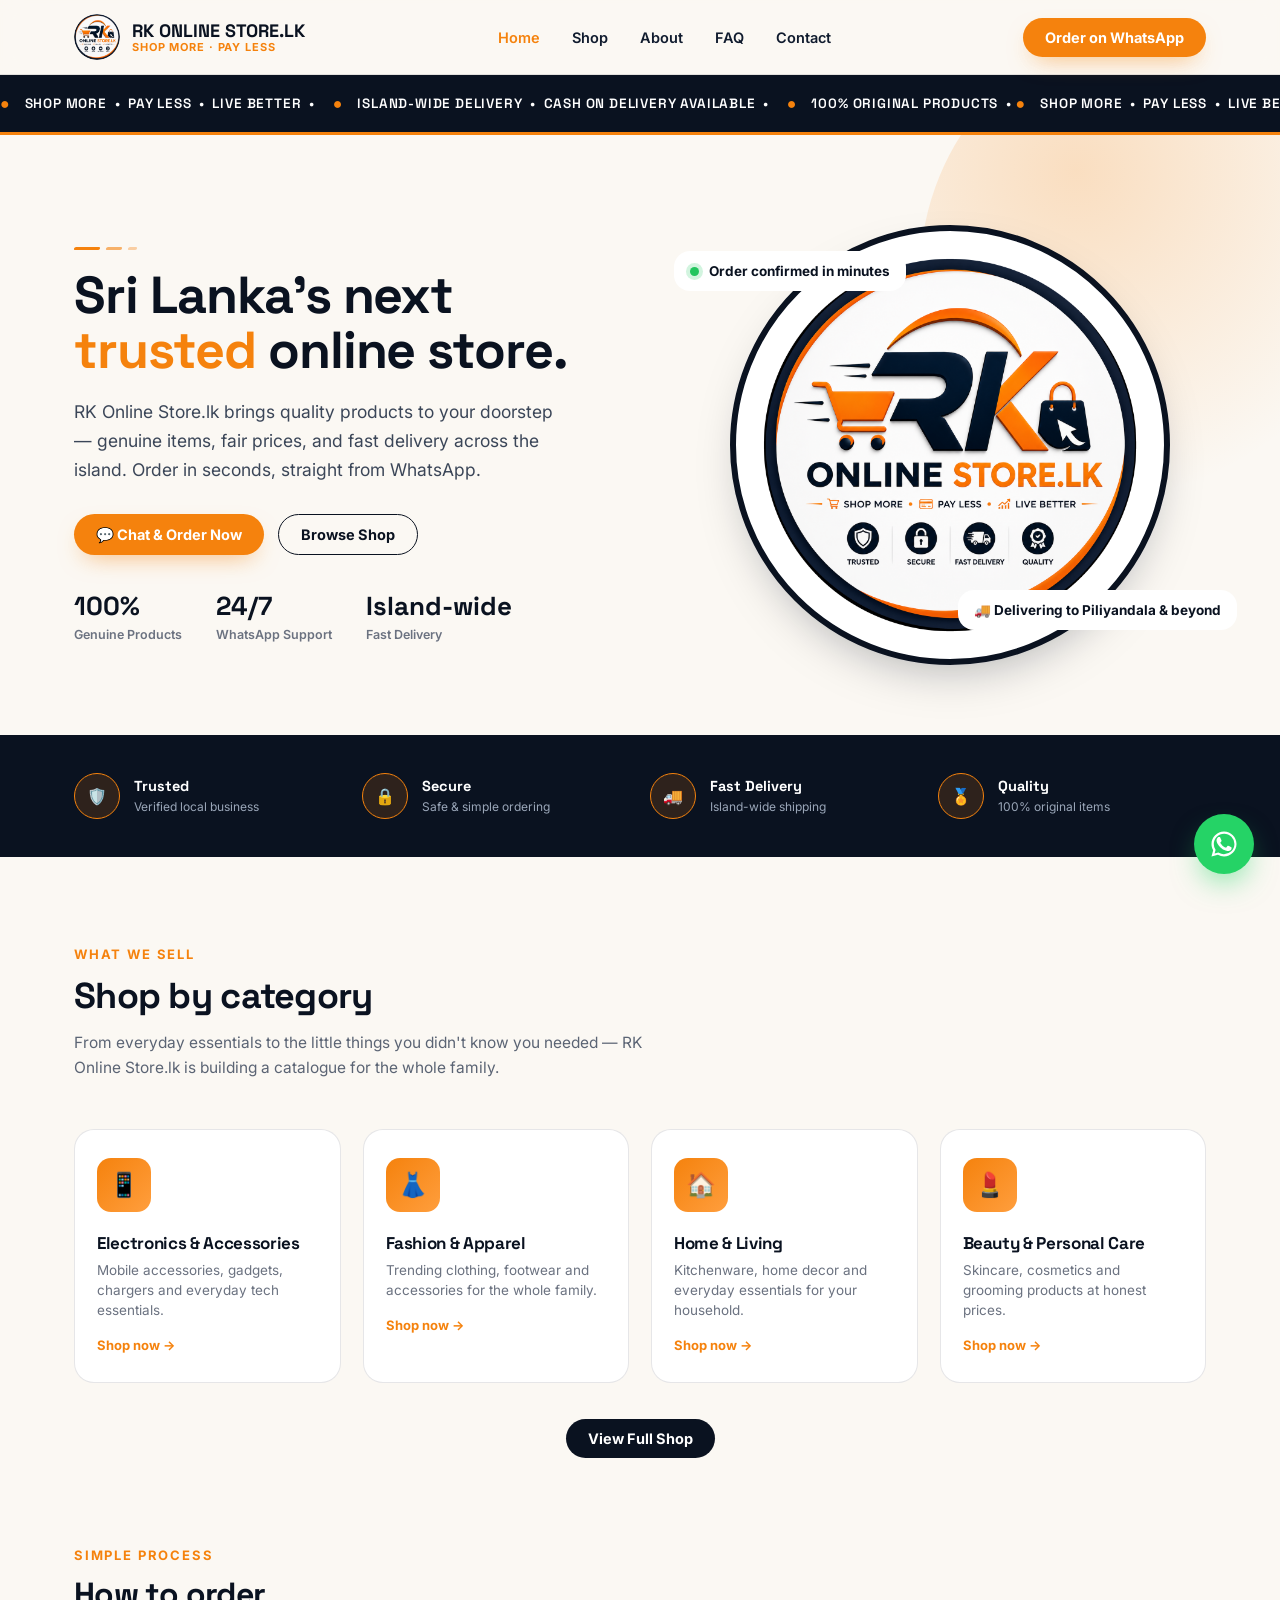
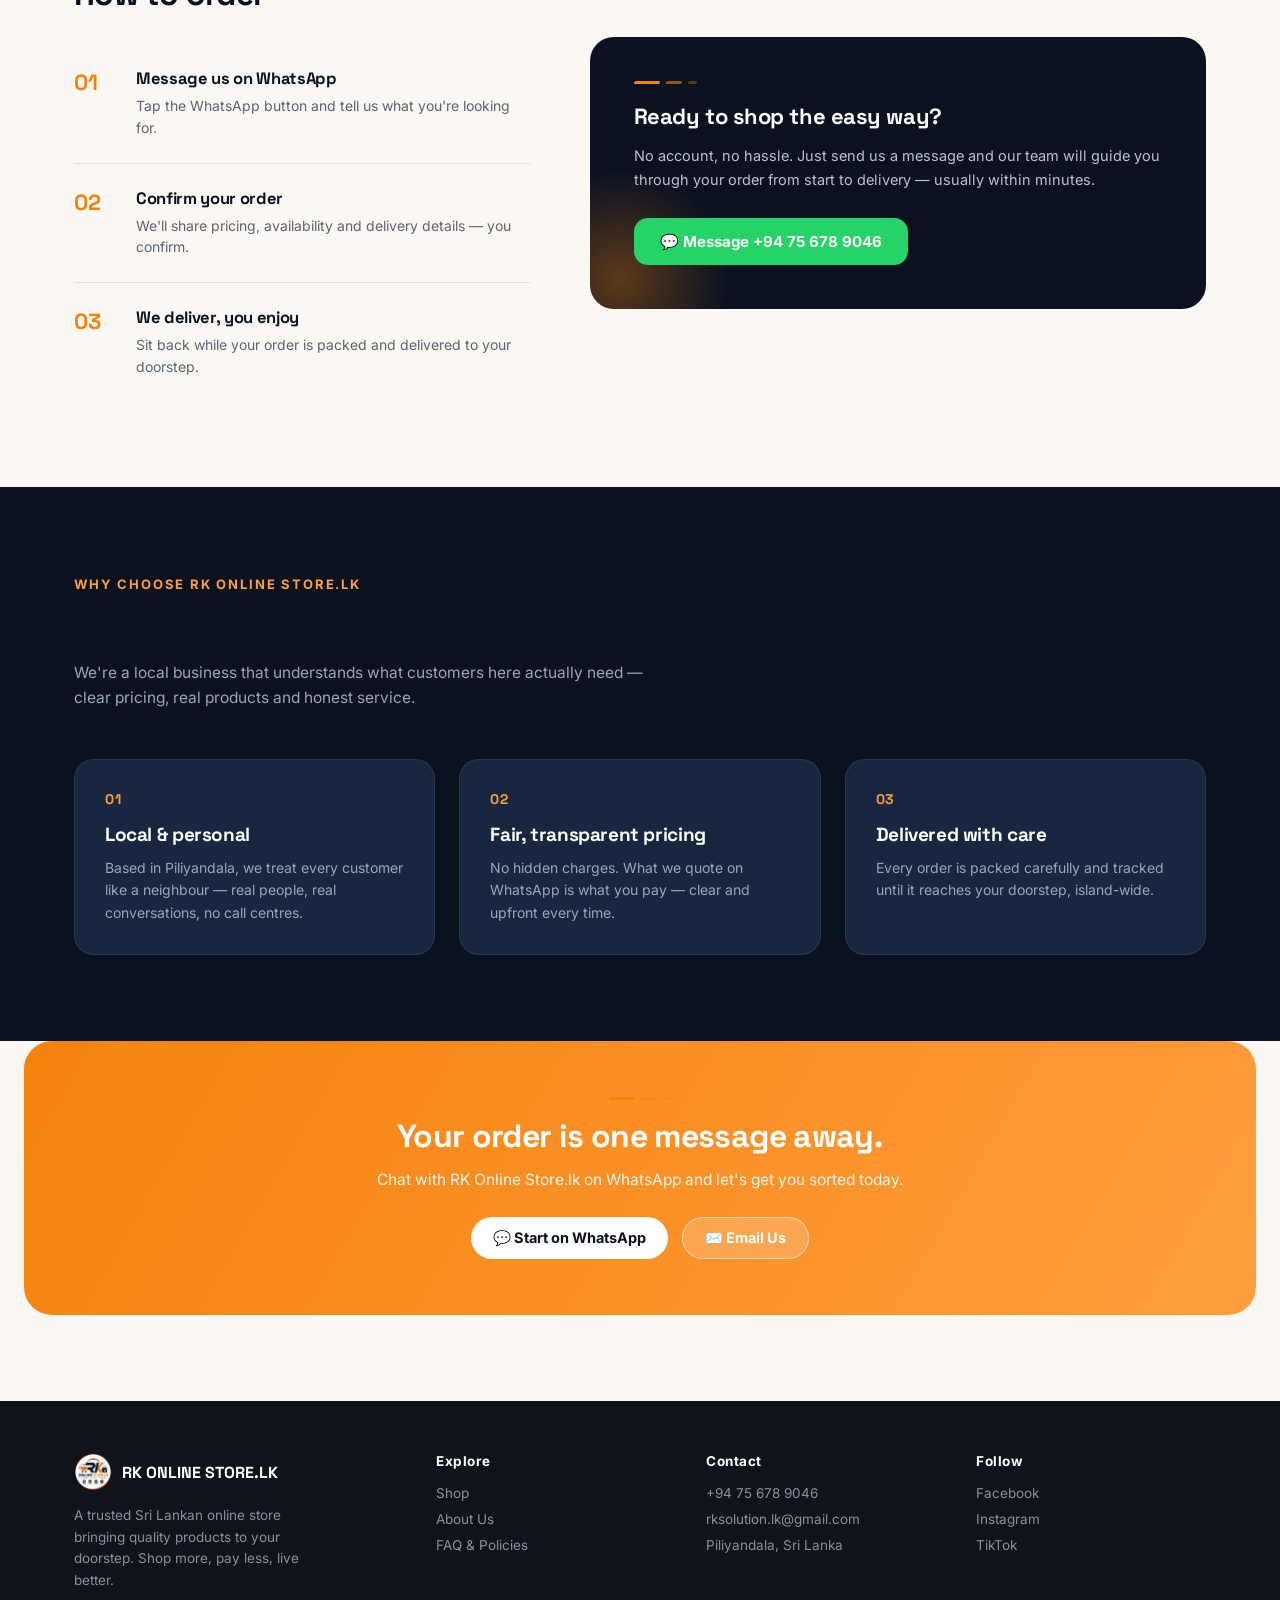
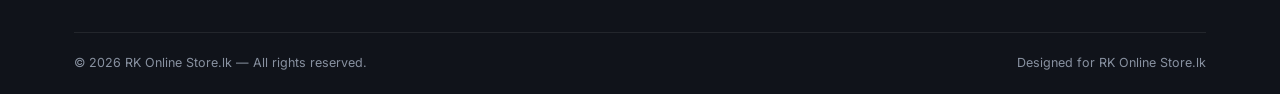
<file: index.html>
<!DOCTYPE html>
<html lang="en">
<head>
<meta charset="UTF-8">
<meta name="viewport" content="width=device-width, initial-scale=1.0">
<title>RK Online Store.lk — Shop More. Pay Less. Live Better.</title>
<meta name="description" content="RK Online Store.lk — a trusted Sri Lankan online store delivering quality products island-wide. Order easily on WhatsApp.">
<link rel="preconnect" href="https://fonts.googleapis.com">
<link rel="preconnect" href="https://fonts.gstatic.com" crossorigin>
<link href="https://fonts.googleapis.com/css2?family=Space+Grotesk:wght@500;600;700&family=Inter:wght@400;500;600;700;800&display=swap" rel="stylesheet">
<link rel="stylesheet" href="css/style.css">
</head>
<body>

<!-- HEADER -->
<header>
  <div class="nav wrap">
    <a class="brand" href="index.html">
      <img src="assets/logo.png" alt="RK Online Store.lk logo">
      <div class="brand-text">
        <b>RK ONLINE STORE.LK</b>
        <span>Shop More · Pay Less</span>
      </div>
    </a>
    <nav>
      <ul>
        <li><a href="index.html" class="active">Home</a></li>
        <li><a href="shop.html">Shop</a></li>
        <li><a href="about.html">About</a></li>
        <li><a href="faq.html">FAQ</a></li>
        <li><a href="contact.html">Contact</a></li>
      </ul>
    </nav>
    <div class="navlinks">
      <a class="btn btn-orange" href="https://wa.me/94756789046" target="_blank" rel="noopener">Order on WhatsApp</a>
      <button class="mobile-toggle" onclick="openDrawer()" aria-label="Open menu">☰</button>
    </div>
  </div>
</header>

<!-- MOBILE DRAWER -->
<div class="mobile-drawer" id="mobileDrawer">
  <div class="drawer-panel">
    <button class="close-drawer" onclick="closeDrawer()" aria-label="Close menu">✕</button>
    <ul>
      <li><a href="index.html" onclick="closeDrawer()">Home</a></li>
      <li><a href="shop.html" onclick="closeDrawer()">Shop</a></li>
      <li><a href="about.html" onclick="closeDrawer()">About</a></li>
      <li><a href="faq.html" onclick="closeDrawer()">FAQ</a></li>
      <li><a href="contact.html" onclick="closeDrawer()">Contact</a></li>
    </ul>
    <a class="btn btn-orange" href="https://wa.me/94756789046" target="_blank" rel="noopener" style="justify-content:center;">Order on WhatsApp</a>
  </div>
</div>

<!-- MARQUEE -->
<div class="marquee">
  <div class="marquee-track">
    <span>
      <span class="dot">●</span> SHOP MORE &nbsp;•&nbsp; PAY LESS &nbsp;•&nbsp; LIVE BETTER &nbsp;•&nbsp;
      <span class="dot">●</span> ISLAND-WIDE DELIVERY &nbsp;•&nbsp; CASH ON DELIVERY AVAILABLE &nbsp;•&nbsp;
      <span class="dot">●</span> 100% ORIGINAL PRODUCTS &nbsp;•&nbsp;
    </span>
    <span>
      <span class="dot">●</span> SHOP MORE &nbsp;•&nbsp; PAY LESS &nbsp;•&nbsp; LIVE BETTER &nbsp;•&nbsp;
      <span class="dot">●</span> ISLAND-WIDE DELIVERY &nbsp;•&nbsp; CASH ON DELIVERY AVAILABLE &nbsp;•&nbsp;
      <span class="dot">●</span> 100% ORIGINAL PRODUCTS &nbsp;•&nbsp;
    </span>
  </div>
</div>

<!-- HERO -->
<section class="hero">
  <div class="wrap hero-grid">
    <div>
      <div class="speedlines"><span></span><span></span><span></span></div>
      <h1>Sri Lanka's next<br><em>trusted</em> online store.</h1>
      <p class="lead">RK Online Store.lk brings quality products to your doorstep — genuine items, fair prices, and fast delivery across the island. Order in seconds, straight from WhatsApp.</p>
      <div class="hero-ctas">
        <a class="btn btn-orange" href="https://wa.me/94756789046" target="_blank" rel="noopener">💬 Chat &amp; Order Now</a>
        <a class="btn btn-outline" href="shop.html">Browse Shop</a>
      </div>
      <div class="hero-stats">
        <div><b>100%</b><span>Genuine Products</span></div>
        <div><b>24/7</b><span>WhatsApp Support</span></div>
        <div><b>Island-wide</b><span>Fast Delivery</span></div>
      </div>
    </div>
    <div class="hero-art">
      <div class="badge badge-1"><span class="badge-dot"></span> Order confirmed in minutes</div>
      <div class="plate">
        <img src="assets/logo.png" alt="RK Online Store logo">
      </div>
      <div class="badge badge-2">🚚 Delivering to Piliyandala &amp; beyond</div>
    </div>
  </div>
</section>

<!-- TRUST STRIP -->
<section class="trust">
  <div class="wrap trust-grid">
    <div class="trust-item"><div class="trust-icon">🛡️</div><div><b>Trusted</b><span>Verified local business</span></div></div>
    <div class="trust-item"><div class="trust-icon">🔒</div><div><b>Secure</b><span>Safe &amp; simple ordering</span></div></div>
    <div class="trust-item"><div class="trust-icon">🚚</div><div><b>Fast Delivery</b><span>Island-wide shipping</span></div></div>
    <div class="trust-item"><div class="trust-icon">🏅</div><div><b>Quality</b><span>100% original items</span></div></div>
  </div>
</section>

<!-- CATEGORIES PREVIEW -->
<section class="section" id="categories">
  <div class="wrap">
    <div class="section-head">
      <span class="eyebrow">What we sell</span>
      <h2>Shop by category</h2>
      <p>From everyday essentials to the little things you didn't know you needed — RK Online Store.lk is building a catalogue for the whole family.</p>
    </div>
    <div class="cat-grid">
      <div class="cat-card">
        <div class="cat-icon">📱</div>
        <h3>Electronics &amp; Accessories</h3>
        <p>Mobile accessories, gadgets, chargers and everyday tech essentials.</p>
        <a href="shop.html">Shop now →</a>
      </div>
      <div class="cat-card">
        <div class="cat-icon">👗</div>
        <h3>Fashion &amp; Apparel</h3>
        <p>Trending clothing, footwear and accessories for the whole family.</p>
        <a href="shop.html">Shop now →</a>
      </div>
      <div class="cat-card">
        <div class="cat-icon">🏠</div>
        <h3>Home &amp; Living</h3>
        <p>Kitchenware, home decor and everyday essentials for your household.</p>
        <a href="shop.html">Shop now →</a>
      </div>
      <div class="cat-card">
        <div class="cat-icon">💄</div>
        <h3>Beauty &amp; Personal Care</h3>
        <p>Skincare, cosmetics and grooming products at honest prices.</p>
        <a href="shop.html">Shop now →</a>
      </div>
    </div>
    <div style="text-align:center; margin-top:36px;">
      <a class="btn btn-navy" href="shop.html">View Full Shop</a>
    </div>
  </div>
</section>

<!-- HOW TO ORDER -->
<section class="section" id="how" style="padding-top:0;">
  <div class="wrap how-wrap">
    <div>
      <span class="eyebrow">Simple process</span>
      <h2 style="font-size:32px; font-weight:700; color:var(--navy-900); margin:10px 0 30px;">How to order</h2>
      <div class="steps">
        <div class="step"><div class="step-num">01</div><div><h3>Message us on WhatsApp</h3><p>Tap the WhatsApp button and tell us what you're looking for.</p></div></div>
        <div class="step"><div class="step-num">02</div><div><h3>Confirm your order</h3><p>We'll share pricing, availability and delivery details — you confirm.</p></div></div>
        <div class="step"><div class="step-num">03</div><div><h3>We deliver, you enjoy</h3><p>Sit back while your order is packed and delivered to your doorstep.</p></div></div>
      </div>
    </div>
    <div class="how-panel">
      <div class="speedlines" style="margin-bottom:18px;"><span></span><span></span><span></span></div>
      <h3>Ready to shop the easy way?</h3>
      <p>No account, no hassle. Just send us a message and our team will guide you through your order from start to delivery — usually within minutes.</p>
      <a class="wa-btn" href="https://wa.me/94756789046" target="_blank" rel="noopener">💬 Message +94 75 678 9046</a>
    </div>
  </div>
</section>

<!-- WHY US -->
<section class="section why" id="why">
  <div class="wrap">
    <div class="section-head">
      <span class="eyebrow">Why choose RK Online Store.lk</span>
      <h2>Built on trust, made for Sri Lanka</h2>
      <p>We're a local business that understands what customers here actually need — clear pricing, real products and honest service.</p>
    </div>
    <div class="why-grid">
      <div class="why-card"><div class="num">01</div><h3>Local &amp; personal</h3><p>Based in Piliyandala, we treat every customer like a neighbour — real people, real conversations, no call centres.</p></div>
      <div class="why-card"><div class="num">02</div><h3>Fair, transparent pricing</h3><p>No hidden charges. What we quote on WhatsApp is what you pay — clear and upfront every time.</p></div>
      <div class="why-card"><div class="num">03</div><h3>Delivered with care</h3><p>Every order is packed carefully and tracked until it reaches your doorstep, island-wide.</p></div>
    </div>
  </div>
</section>

<!-- CTA BANNER -->
<section style="padding:0 0 86px;">
  <div class="cta-banner">
    <div class="speedlines" style="justify-content:center; margin-bottom:16px;"><span></span><span></span><span></span></div>
    <h2>Your order is one message away.</h2>
    <p>Chat with RK Online Store.lk on WhatsApp and let's get you sorted today.</p>
    <div class="cta-actions">
      <a class="btn btn-navy" href="https://wa.me/94756789046" target="_blank" rel="noopener">💬 Start on WhatsApp</a>
      <a class="btn" style="background:rgba(255,255,255,.18); color:#fff; border:1.5px solid rgba(255,255,255,.6);" href="mailto:rksolution.lk@gmail.com">✉️ Email Us</a>
    </div>
  </div>
</section>

<!-- FOOTER -->
<footer>
  <div class="wrap">
    <div class="footer-grid">
      <div>
        <div class="footer-brand"><img src="assets/logo.png" alt="RK Online Store.lk logo"><b>RK ONLINE STORE.LK</b></div>
        <p style="font-size:13.5px; line-height:1.6; max-width:260px;">A trusted Sri Lankan online store bringing quality products to your doorstep. Shop more, pay less, live better.</p>
      </div>
      <div class="footer-col">
        <h5>Explore</h5>
        <ul>
          <li><a href="shop.html">Shop</a></li>
          <li><a href="about.html">About Us</a></li>
          <li><a href="faq.html">FAQ &amp; Policies</a></li>
        </ul>
      </div>
      <div class="footer-col">
        <h5>Contact</h5>
        <ul>
          <li><a href="https://wa.me/94756789046" target="_blank" rel="noopener">+94 75 678 9046</a></li>
          <li><a href="mailto:rksolution.lk@gmail.com">rksolution.lk@gmail.com</a></li>
          <li>Piliyandala, Sri Lanka</li>
        </ul>
      </div>
      <div class="footer-col">
        <h5>Follow</h5>
        <ul>
          <li><a href="#">Facebook</a></li>
          <li><a href="#">Instagram</a></li>
          <li><a href="#">TikTok</a></li>
        </ul>
      </div>
    </div>
    <div class="footer-bottom">
      <span>© 2026 RK Online Store.lk — All rights reserved.</span>
      <span>Designed for RK Online Store.lk</span>
    </div>
  </div>
</footer>

<a class="wa-float" href="https://wa.me/94756789046" target="_blank" rel="noopener" aria-label="Chat on WhatsApp">
  <svg width="30" height="30" viewBox="0 0 24 24" fill="white"><path d="M17.472 14.382c-.297-.149-1.758-.867-2.03-.967-.273-.099-.471-.148-.67.15-.197.297-.767.966-.94 1.164-.173.199-.347.223-.644.075-.297-.15-1.255-.463-2.39-1.475-.883-.788-1.48-1.761-1.653-2.059-.173-.297-.018-.458.13-.606.134-.133.298-.347.446-.52.149-.174.198-.298.298-.497.099-.198.05-.371-.025-.52-.075-.149-.669-1.612-.916-2.207-.242-.579-.487-.5-.669-.51-.173-.008-.371-.01-.57-.01-.198 0-.52.074-.792.372-.272.297-1.04 1.016-1.04 2.479 0 1.462 1.065 2.875 1.213 3.074.149.198 2.096 3.2 5.077 4.487.709.306 1.262.489 1.694.625.712.227 1.36.195 1.871.118.571-.085 1.758-.719 2.006-1.413.248-.694.248-1.289.173-1.413-.074-.124-.272-.198-.57-.347z"/><path d="M12.004 2.003c-5.523 0-10 4.477-10 10 0 1.766.464 3.484 1.343 5.003L2 22l5.117-1.334A9.96 9.96 0 0012.004 22c5.523 0 10-4.477 10-10s-4.477-9.997-10-9.997zm5.783 15.783a8.24 8.24 0 01-5.783 2.383 8.23 8.23 0 01-4.184-1.147l-.3-.178-3.037.792.812-2.96-.196-.305a8.223 8.223 0 01-1.264-4.39c0-4.55 3.703-8.253 8.254-8.253 2.204 0 4.276.86 5.834 2.42a8.196 8.196 0 012.417 5.833c0 2.207-.86 4.28-2.553 5.805z"/></svg>
</a>

<script src="js/script.js"></script>
</body>
</html>
</file>
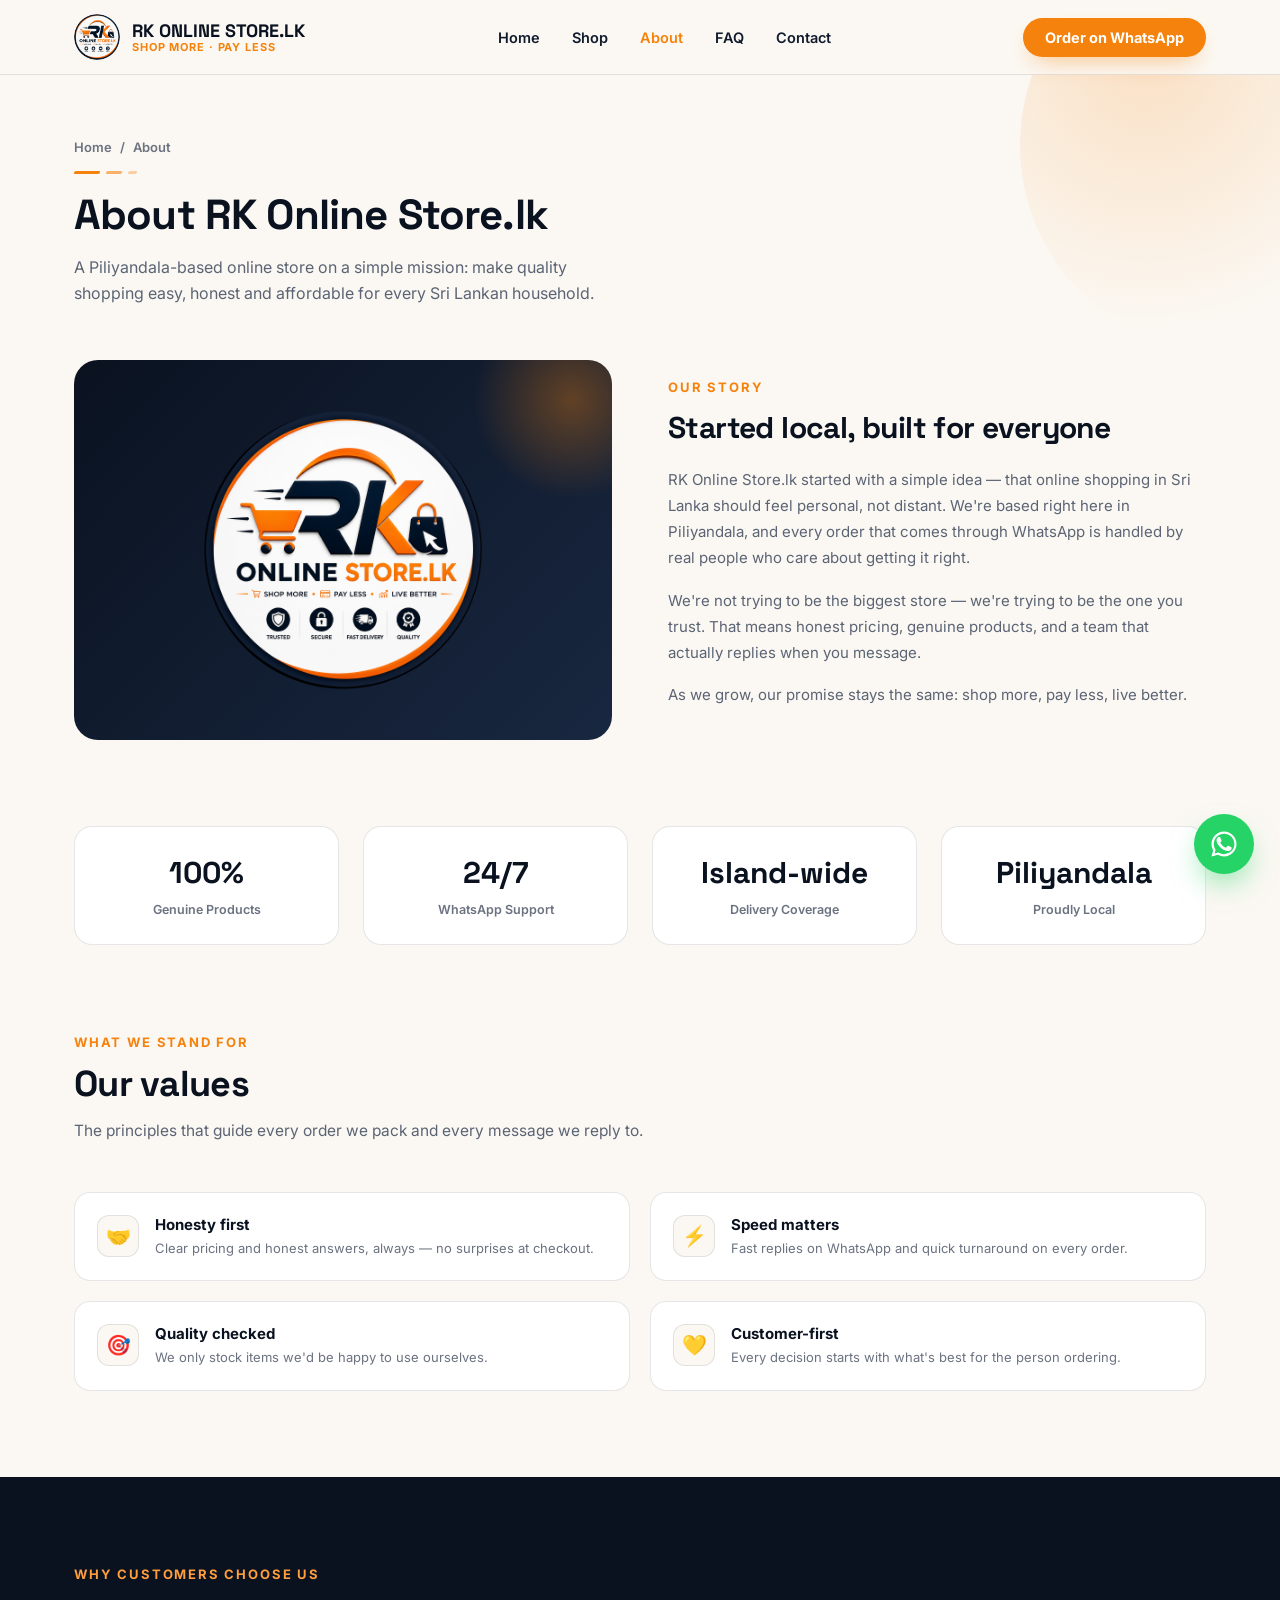
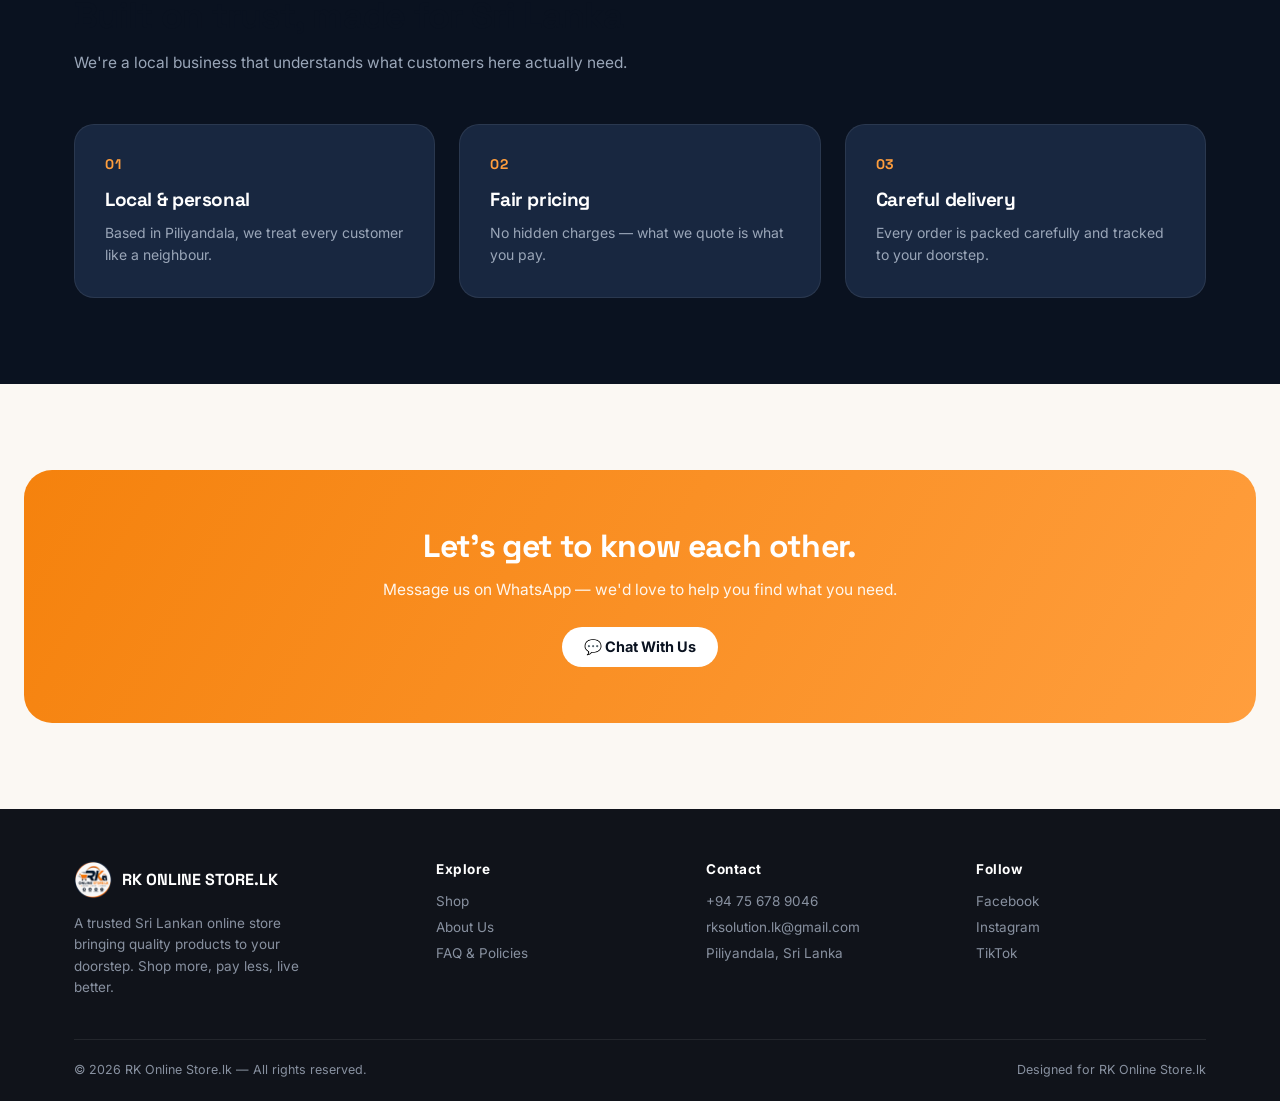
<file: about.html>
<!DOCTYPE html>
<html lang="en">
<head>
<meta charset="UTF-8">
<meta name="viewport" content="width=device-width, initial-scale=1.0">
<title>About Us — RK Online Store.lk</title>
<meta name="description" content="Learn about RK Online Store.lk — a Piliyandala-based online store on a mission to make quality shopping simple and affordable for every Sri Lankan.">
<link rel="preconnect" href="https://fonts.googleapis.com">
<link rel="preconnect" href="https://fonts.gstatic.com" crossorigin>
<link href="https://fonts.googleapis.com/css2?family=Space+Grotesk:wght@500;600;700&family=Inter:wght@400;500;600;700;800&display=swap" rel="stylesheet">
<link rel="stylesheet" href="css/style.css">
</head>
<body>

<header>
  <div class="nav wrap">
    <a class="brand" href="index.html">
      <img src="assets/logo.png" alt="RK Online Store.lk logo">
      <div class="brand-text"><b>RK ONLINE STORE.LK</b><span>Shop More · Pay Less</span></div>
    </a>
    <nav>
      <ul>
        <li><a href="index.html">Home</a></li>
        <li><a href="shop.html">Shop</a></li>
        <li><a href="about.html" class="active">About</a></li>
        <li><a href="faq.html">FAQ</a></li>
        <li><a href="contact.html">Contact</a></li>
      </ul>
    </nav>
    <div class="navlinks">
      <a class="btn btn-orange" href="https://wa.me/94756789046" target="_blank" rel="noopener">Order on WhatsApp</a>
      <button class="mobile-toggle" onclick="openDrawer()" aria-label="Open menu">☰</button>
    </div>
  </div>
</header>

<div class="mobile-drawer" id="mobileDrawer">
  <div class="drawer-panel">
    <button class="close-drawer" onclick="closeDrawer()" aria-label="Close menu">✕</button>
    <ul>
      <li><a href="index.html" onclick="closeDrawer()">Home</a></li>
      <li><a href="shop.html" onclick="closeDrawer()">Shop</a></li>
      <li><a href="about.html" onclick="closeDrawer()">About</a></li>
      <li><a href="faq.html" onclick="closeDrawer()">FAQ</a></li>
      <li><a href="contact.html" onclick="closeDrawer()">Contact</a></li>
    </ul>
    <a class="btn btn-orange" href="https://wa.me/94756789046" target="_blank" rel="noopener" style="justify-content:center;">Order on WhatsApp</a>
  </div>
</div>

<!-- PAGE HERO -->
<section class="page-hero">
  <div class="wrap">
    <div class="breadcrumb"><a href="index.html">Home</a> <span>/</span> <span>About</span></div>
    <div class="speedlines" style="margin-bottom:14px;"><span></span><span></span><span></span></div>
    <h1>About RK Online Store.lk</h1>
    <p>A Piliyandala-based online store on a simple mission: make quality shopping easy, honest and affordable for every Sri Lankan household.</p>
  </div>
</section>

<!-- STORY -->
<section class="section" style="padding-top:0;">
  <div class="wrap story-grid">
    <div class="story-art">
      <img src="assets/logo.png" alt="RK Online Store.lk logo">
    </div>
    <div class="story-text">
      <span class="eyebrow">Our story</span>
      <h2 style="font-size:30px; font-weight:700; color:var(--navy-900); margin:12px 0 20px;">Started local, built for everyone</h2>
      <p>RK Online Store.lk started with a simple idea — that online shopping in Sri Lanka should feel personal, not distant. We're based right here in Piliyandala, and every order that comes through WhatsApp is handled by real people who care about getting it right.</p>
      <p>We're not trying to be the biggest store — we're trying to be the one you trust. That means honest pricing, genuine products, and a team that actually replies when you message.</p>
      <p>As we grow, our promise stays the same: shop more, pay less, live better.</p>
    </div>
  </div>
</section>

<!-- STATS -->
<section class="section" style="padding-top:0;">
  <div class="wrap">
    <div class="stats-strip">
      <div class="stat-box"><b>100%</b><span>Genuine Products</span></div>
      <div class="stat-box"><b>24/7</b><span>WhatsApp Support</span></div>
      <div class="stat-box"><b>Island-wide</b><span>Delivery Coverage</span></div>
      <div class="stat-box"><b>Piliyandala</b><span>Proudly Local</span></div>
    </div>
  </div>
</section>

<!-- VALUES -->
<section class="section" style="padding-top:0;">
  <div class="wrap">
    <div class="section-head">
      <span class="eyebrow">What we stand for</span>
      <h2>Our values</h2>
      <p>The principles that guide every order we pack and every message we reply to.</p>
    </div>
    <div class="values-grid">
      <div class="value-item">
        <div class="value-icon">🤝</div>
        <div><h4>Honesty first</h4><p>Clear pricing and honest answers, always — no surprises at checkout.</p></div>
      </div>
      <div class="value-item">
        <div class="value-icon">⚡</div>
        <div><h4>Speed matters</h4><p>Fast replies on WhatsApp and quick turnaround on every order.</p></div>
      </div>
      <div class="value-item">
        <div class="value-icon">🎯</div>
        <div><h4>Quality checked</h4><p>We only stock items we'd be happy to use ourselves.</p></div>
      </div>
      <div class="value-item">
        <div class="value-icon">💛</div>
        <div><h4>Customer-first</h4><p>Every decision starts with what's best for the person ordering.</p></div>
      </div>
    </div>
  </div>
</section>

<!-- WHY US -->
<section class="section why">
  <div class="wrap">
    <div class="section-head">
      <span class="eyebrow">Why customers choose us</span>
      <h2>Built on trust, made for Sri Lanka</h2>
      <p>We're a local business that understands what customers here actually need.</p>
    </div>
    <div class="why-grid">
      <div class="why-card"><div class="num">01</div><h3>Local &amp; personal</h3><p>Based in Piliyandala, we treat every customer like a neighbour.</p></div>
      <div class="why-card"><div class="num">02</div><h3>Fair pricing</h3><p>No hidden charges — what we quote is what you pay.</p></div>
      <div class="why-card"><div class="num">03</div><h3>Careful delivery</h3><p>Every order is packed carefully and tracked to your doorstep.</p></div>
    </div>
  </div>
</section>

<!-- CTA -->
<section style="padding:86px 0;">
  <div class="cta-banner">
    <h2>Let's get to know each other.</h2>
    <p>Message us on WhatsApp — we'd love to help you find what you need.</p>
    <div class="cta-actions">
      <a class="btn btn-navy" href="https://wa.me/94756789046" target="_blank" rel="noopener">💬 Chat With Us</a>
    </div>
  </div>
</section>

<footer>
  <div class="wrap">
    <div class="footer-grid">
      <div>
        <div class="footer-brand"><img src="assets/logo.png" alt="RK Online Store.lk logo"><b>RK ONLINE STORE.LK</b></div>
        <p style="font-size:13.5px; line-height:1.6; max-width:260px;">A trusted Sri Lankan online store bringing quality products to your doorstep. Shop more, pay less, live better.</p>
      </div>
      <div class="footer-col">
        <h5>Explore</h5>
        <ul>
          <li><a href="shop.html">Shop</a></li>
          <li><a href="about.html">About Us</a></li>
          <li><a href="faq.html">FAQ &amp; Policies</a></li>
        </ul>
      </div>
      <div class="footer-col">
        <h5>Contact</h5>
        <ul>
          <li><a href="https://wa.me/94756789046" target="_blank" rel="noopener">+94 75 678 9046</a></li>
          <li><a href="mailto:rksolution.lk@gmail.com">rksolution.lk@gmail.com</a></li>
          <li>Piliyandala, Sri Lanka</li>
        </ul>
      </div>
      <div class="footer-col">
        <h5>Follow</h5>
        <ul>
          <li><a href="#">Facebook</a></li>
          <li><a href="#">Instagram</a></li>
          <li><a href="#">TikTok</a></li>
        </ul>
      </div>
    </div>
    <div class="footer-bottom">
      <span>© 2026 RK Online Store.lk — All rights reserved.</span>
      <span>Designed for RK Online Store.lk</span>
    </div>
  </div>
</footer>

<a class="wa-float" href="https://wa.me/94756789046" target="_blank" rel="noopener" aria-label="Chat on WhatsApp">
  <svg width="30" height="30" viewBox="0 0 24 24" fill="white"><path d="M17.472 14.382c-.297-.149-1.758-.867-2.03-.967-.273-.099-.471-.148-.67.15-.197.297-.767.966-.94 1.164-.173.199-.347.223-.644.075-.297-.15-1.255-.463-2.39-1.475-.883-.788-1.48-1.761-1.653-2.059-.173-.297-.018-.458.13-.606.134-.133.298-.347.446-.52.149-.174.198-.298.298-.497.099-.198.05-.371-.025-.52-.075-.149-.669-1.612-.916-2.207-.242-.579-.487-.5-.669-.51-.173-.008-.371-.01-.57-.01-.198 0-.52.074-.792.372-.272.297-1.04 1.016-1.04 2.479 0 1.462 1.065 2.875 1.213 3.074.149.198 2.096 3.2 5.077 4.487.709.306 1.262.489 1.694.625.712.227 1.36.195 1.871.118.571-.085 1.758-.719 2.006-1.413.248-.694.248-1.289.173-1.413-.074-.124-.272-.198-.57-.347z"/><path d="M12.004 2.003c-5.523 0-10 4.477-10 10 0 1.766.464 3.484 1.343 5.003L2 22l5.117-1.334A9.96 9.96 0 0012.004 22c5.523 0 10-4.477 10-10s-4.477-9.997-10-9.997zm5.783 15.783a8.24 8.24 0 01-5.783 2.383 8.23 8.23 0 01-4.184-1.147l-.3-.178-3.037.792.812-2.96-.196-.305a8.223 8.223 0 01-1.264-4.39c0-4.55 3.703-8.253 8.254-8.253 2.204 0 4.276.86 5.834 2.42a8.196 8.196 0 012.417 5.833c0 2.207-.86 4.28-2.553 5.805z"/></svg>
</a>

<script src="js/script.js"></script>
</body>
</html>
</file>
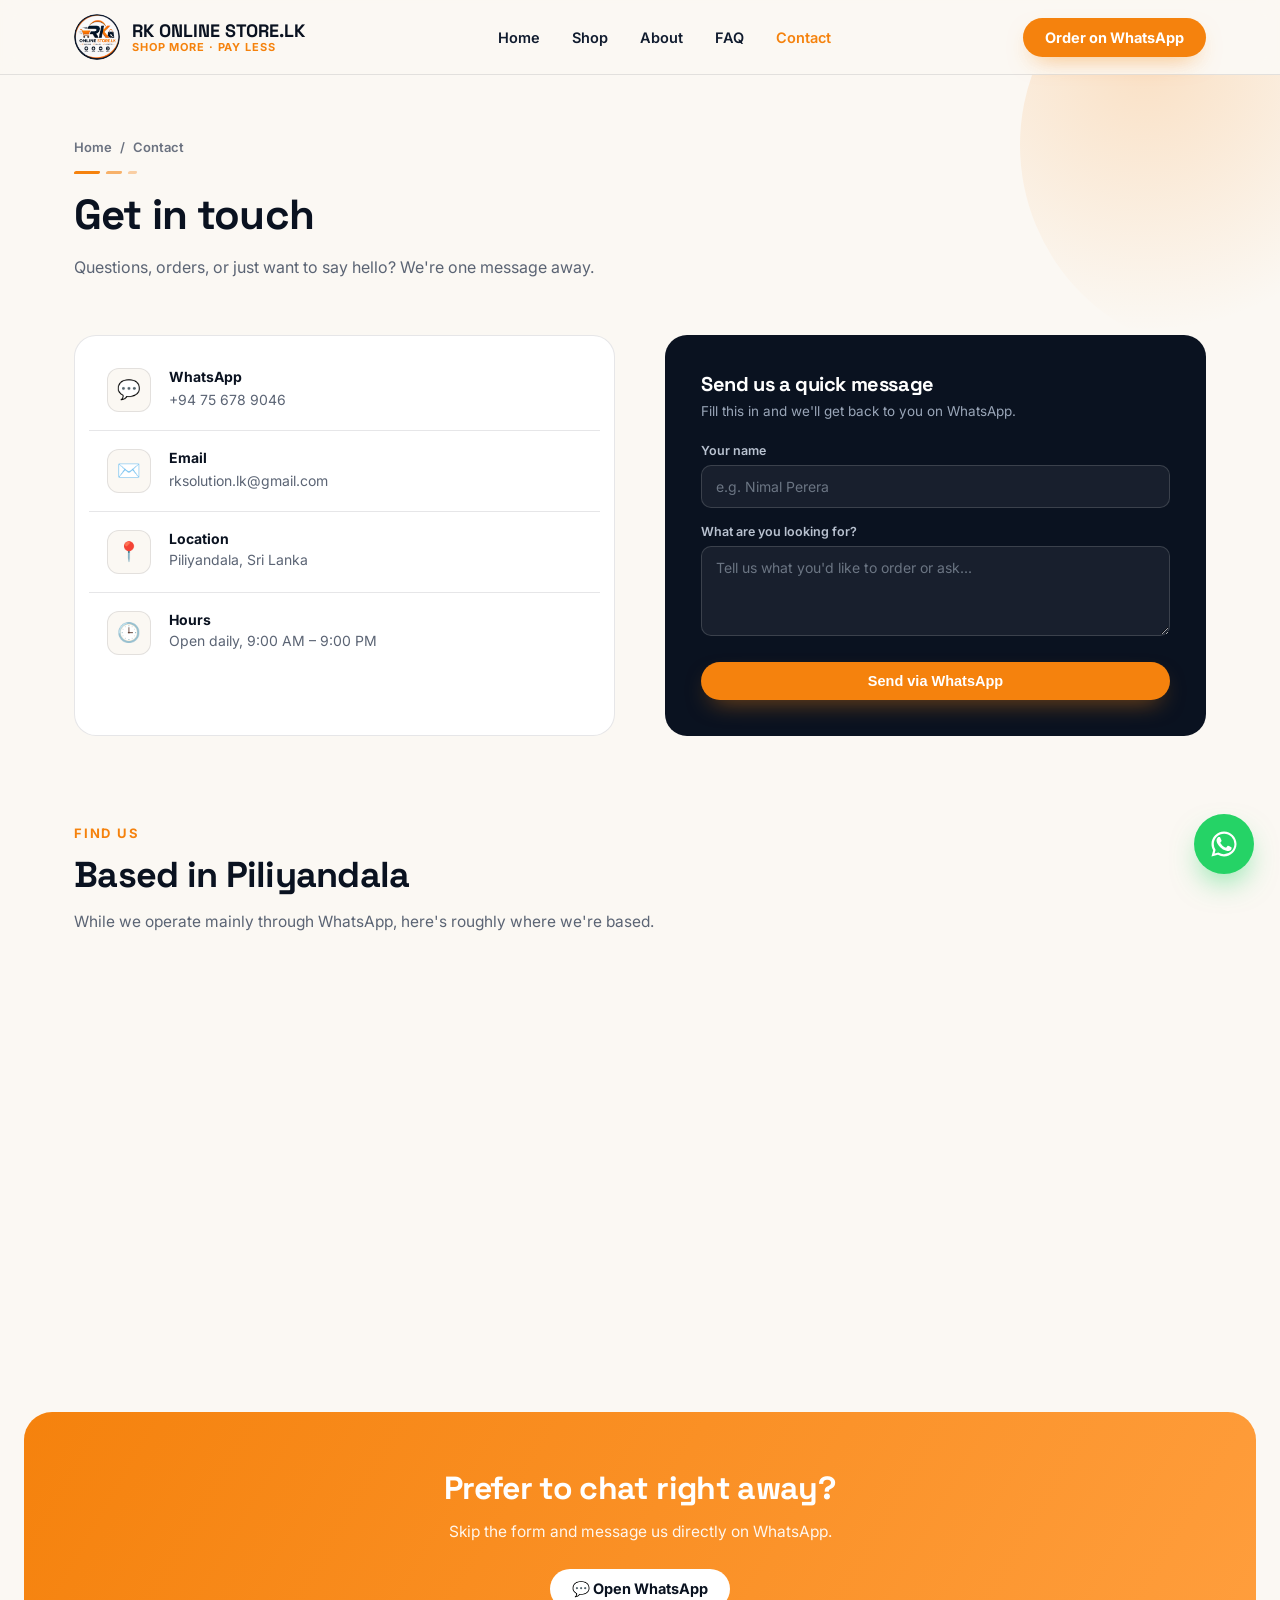
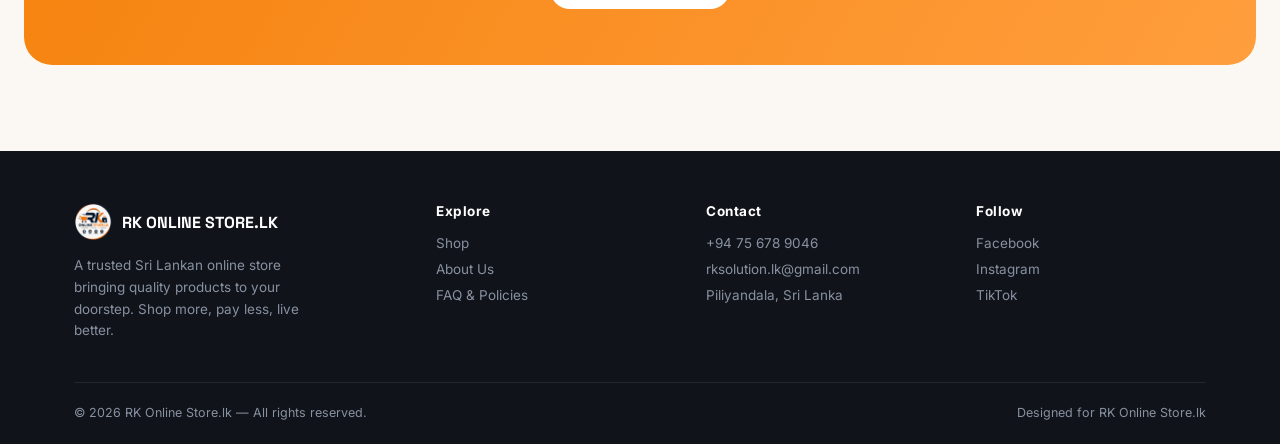
<file: contact.html>
<!DOCTYPE html>
<html lang="en">
<head>
<meta charset="UTF-8">
<meta name="viewport" content="width=device-width, initial-scale=1.0">
<title>Contact Us — RK Online Store.lk</title>
<meta name="description" content="Get in touch with RK Online Store.lk — WhatsApp, email or visit us in Piliyandala, Sri Lanka.">
<link rel="preconnect" href="https://fonts.googleapis.com">
<link rel="preconnect" href="https://fonts.gstatic.com" crossorigin>
<link href="https://fonts.googleapis.com/css2?family=Space+Grotesk:wght@500;600;700&family=Inter:wght@400;500;600;700;800&display=swap" rel="stylesheet">
<link rel="stylesheet" href="css/style.css">
</head>
<body>

<header>
  <div class="nav wrap">
    <a class="brand" href="index.html">
      <img src="assets/logo.png" alt="RK Online Store.lk logo">
      <div class="brand-text"><b>RK ONLINE STORE.LK</b><span>Shop More · Pay Less</span></div>
    </a>
    <nav>
      <ul>
        <li><a href="index.html">Home</a></li>
        <li><a href="shop.html">Shop</a></li>
        <li><a href="about.html">About</a></li>
        <li><a href="faq.html">FAQ</a></li>
        <li><a href="contact.html" class="active">Contact</a></li>
      </ul>
    </nav>
    <div class="navlinks">
      <a class="btn btn-orange" href="https://wa.me/94756789046" target="_blank" rel="noopener">Order on WhatsApp</a>
      <button class="mobile-toggle" onclick="openDrawer()" aria-label="Open menu">☰</button>
    </div>
  </div>
</header>

<div class="mobile-drawer" id="mobileDrawer">
  <div class="drawer-panel">
    <button class="close-drawer" onclick="closeDrawer()" aria-label="Close menu">✕</button>
    <ul>
      <li><a href="index.html" onclick="closeDrawer()">Home</a></li>
      <li><a href="shop.html" onclick="closeDrawer()">Shop</a></li>
      <li><a href="about.html" onclick="closeDrawer()">About</a></li>
      <li><a href="faq.html" onclick="closeDrawer()">FAQ</a></li>
      <li><a href="contact.html" onclick="closeDrawer()">Contact</a></li>
    </ul>
    <a class="btn btn-orange" href="https://wa.me/94756789046" target="_blank" rel="noopener" style="justify-content:center;">Order on WhatsApp</a>
  </div>
</div>

<!-- PAGE HERO -->
<section class="page-hero">
  <div class="wrap">
    <div class="breadcrumb"><a href="index.html">Home</a> <span>/</span> <span>Contact</span></div>
    <div class="speedlines" style="margin-bottom:14px;"><span></span><span></span><span></span></div>
    <h1>Get in touch</h1>
    <p>Questions, orders, or just want to say hello? We're one message away.</p>
  </div>
</section>

<!-- CONTACT -->
<section class="section" style="padding-top:0;">
  <div class="wrap">
    <div class="contact-grid">
      <div class="contact-card">
        <div class="contact-row">
          <div class="c-icon">💬</div>
          <div><h4>WhatsApp</h4><a href="https://wa.me/94756789046" target="_blank" rel="noopener">+94 75 678 9046</a></div>
        </div>
        <div class="contact-row">
          <div class="c-icon">✉️</div>
          <div><h4>Email</h4><a href="mailto:rksolution.lk@gmail.com">rksolution.lk@gmail.com</a></div>
        </div>
        <div class="contact-row">
          <div class="c-icon">📍</div>
          <div><h4>Location</h4><p>Piliyandala, Sri Lanka</p></div>
        </div>
        <div class="contact-row">
          <div class="c-icon">🕒</div>
          <div><h4>Hours</h4><p>Open daily, 9:00 AM – 9:00 PM</p></div>
        </div>
      </div>

      <div class="form-card">
        <h3>Send us a quick message</h3>
        <p>Fill this in and we'll get back to you on WhatsApp.</p>
        <form onsubmit="return sendToWhatsApp(event)">
          <div class="form-field">
            <label for="name">Your name</label>
            <input id="name" type="text" placeholder="e.g. Nimal Perera" required>
          </div>
          <div class="form-field">
            <label for="msg">What are you looking for?</label>
            <textarea id="msg" placeholder="Tell us what you'd like to order or ask..." required></textarea>
          </div>
          <button type="submit" class="btn btn-orange">Send via WhatsApp</button>
        </form>
      </div>
    </div>
  </div>
</section>

<!-- MAP -->
<section class="section" style="padding-top:0;">
  <div class="wrap">
    <div class="section-head">
      <span class="eyebrow">Find us</span>
      <h2>Based in Piliyandala</h2>
      <p>While we operate mainly through WhatsApp, here's roughly where we're based.</p>
    </div>
    <iframe class="map-frame" loading="lazy" referrerpolicy="no-referrer-when-downgrade"
      src="https://www.google.com/maps?q=Piliyandala,+Sri+Lanka&output=embed"></iframe>
  </div>
</section>

<!-- CTA -->
<section style="padding:0 0 86px;">
  <div class="cta-banner">
    <h2>Prefer to chat right away?</h2>
    <p>Skip the form and message us directly on WhatsApp.</p>
    <div class="cta-actions">
      <a class="btn btn-navy" href="https://wa.me/94756789046" target="_blank" rel="noopener">💬 Open WhatsApp</a>
    </div>
  </div>
</section>

<footer>
  <div class="wrap">
    <div class="footer-grid">
      <div>
        <div class="footer-brand"><img src="assets/logo.png" alt="RK Online Store.lk logo"><b>RK ONLINE STORE.LK</b></div>
        <p style="font-size:13.5px; line-height:1.6; max-width:260px;">A trusted Sri Lankan online store bringing quality products to your doorstep. Shop more, pay less, live better.</p>
      </div>
      <div class="footer-col">
        <h5>Explore</h5>
        <ul>
          <li><a href="shop.html">Shop</a></li>
          <li><a href="about.html">About Us</a></li>
          <li><a href="faq.html">FAQ &amp; Policies</a></li>
        </ul>
      </div>
      <div class="footer-col">
        <h5>Contact</h5>
        <ul>
          <li><a href="https://wa.me/94756789046" target="_blank" rel="noopener">+94 75 678 9046</a></li>
          <li><a href="mailto:rksolution.lk@gmail.com">rksolution.lk@gmail.com</a></li>
          <li>Piliyandala, Sri Lanka</li>
        </ul>
      </div>
      <div class="footer-col">
        <h5>Follow</h5>
        <ul>
          <li><a href="#">Facebook</a></li>
          <li><a href="#">Instagram</a></li>
          <li><a href="#">TikTok</a></li>
        </ul>
      </div>
    </div>
    <div class="footer-bottom">
      <span>© 2026 RK Online Store.lk — All rights reserved.</span>
      <span>Designed for RK Online Store.lk</span>
    </div>
  </div>
</footer>

<a class="wa-float" href="https://wa.me/94756789046" target="_blank" rel="noopener" aria-label="Chat on WhatsApp">
  <svg width="30" height="30" viewBox="0 0 24 24" fill="white"><path d="M17.472 14.382c-.297-.149-1.758-.867-2.03-.967-.273-.099-.471-.148-.67.15-.197.297-.767.966-.94 1.164-.173.199-.347.223-.644.075-.297-.15-1.255-.463-2.39-1.475-.883-.788-1.48-1.761-1.653-2.059-.173-.297-.018-.458.13-.606.134-.133.298-.347.446-.52.149-.174.198-.298.298-.497.099-.198.05-.371-.025-.52-.075-.149-.669-1.612-.916-2.207-.242-.579-.487-.5-.669-.51-.173-.008-.371-.01-.57-.01-.198 0-.52.074-.792.372-.272.297-1.04 1.016-1.04 2.479 0 1.462 1.065 2.875 1.213 3.074.149.198 2.096 3.2 5.077 4.487.709.306 1.262.489 1.694.625.712.227 1.36.195 1.871.118.571-.085 1.758-.719 2.006-1.413.248-.694.248-1.289.173-1.413-.074-.124-.272-.198-.57-.347z"/><path d="M12.004 2.003c-5.523 0-10 4.477-10 10 0 1.766.464 3.484 1.343 5.003L2 22l5.117-1.334A9.96 9.96 0 0012.004 22c5.523 0 10-4.477 10-10s-4.477-9.997-10-9.997zm5.783 15.783a8.24 8.24 0 01-5.783 2.383 8.23 8.23 0 01-4.184-1.147l-.3-.178-3.037.792.812-2.96-.196-.305a8.223 8.223 0 01-1.264-4.39c0-4.55 3.703-8.253 8.254-8.253 2.204 0 4.276.86 5.834 2.42a8.196 8.196 0 012.417 5.833c0 2.207-.86 4.28-2.553 5.805z"/></svg>
</a>

<script src="js/script.js"></script>
</body>
</html>
</file>
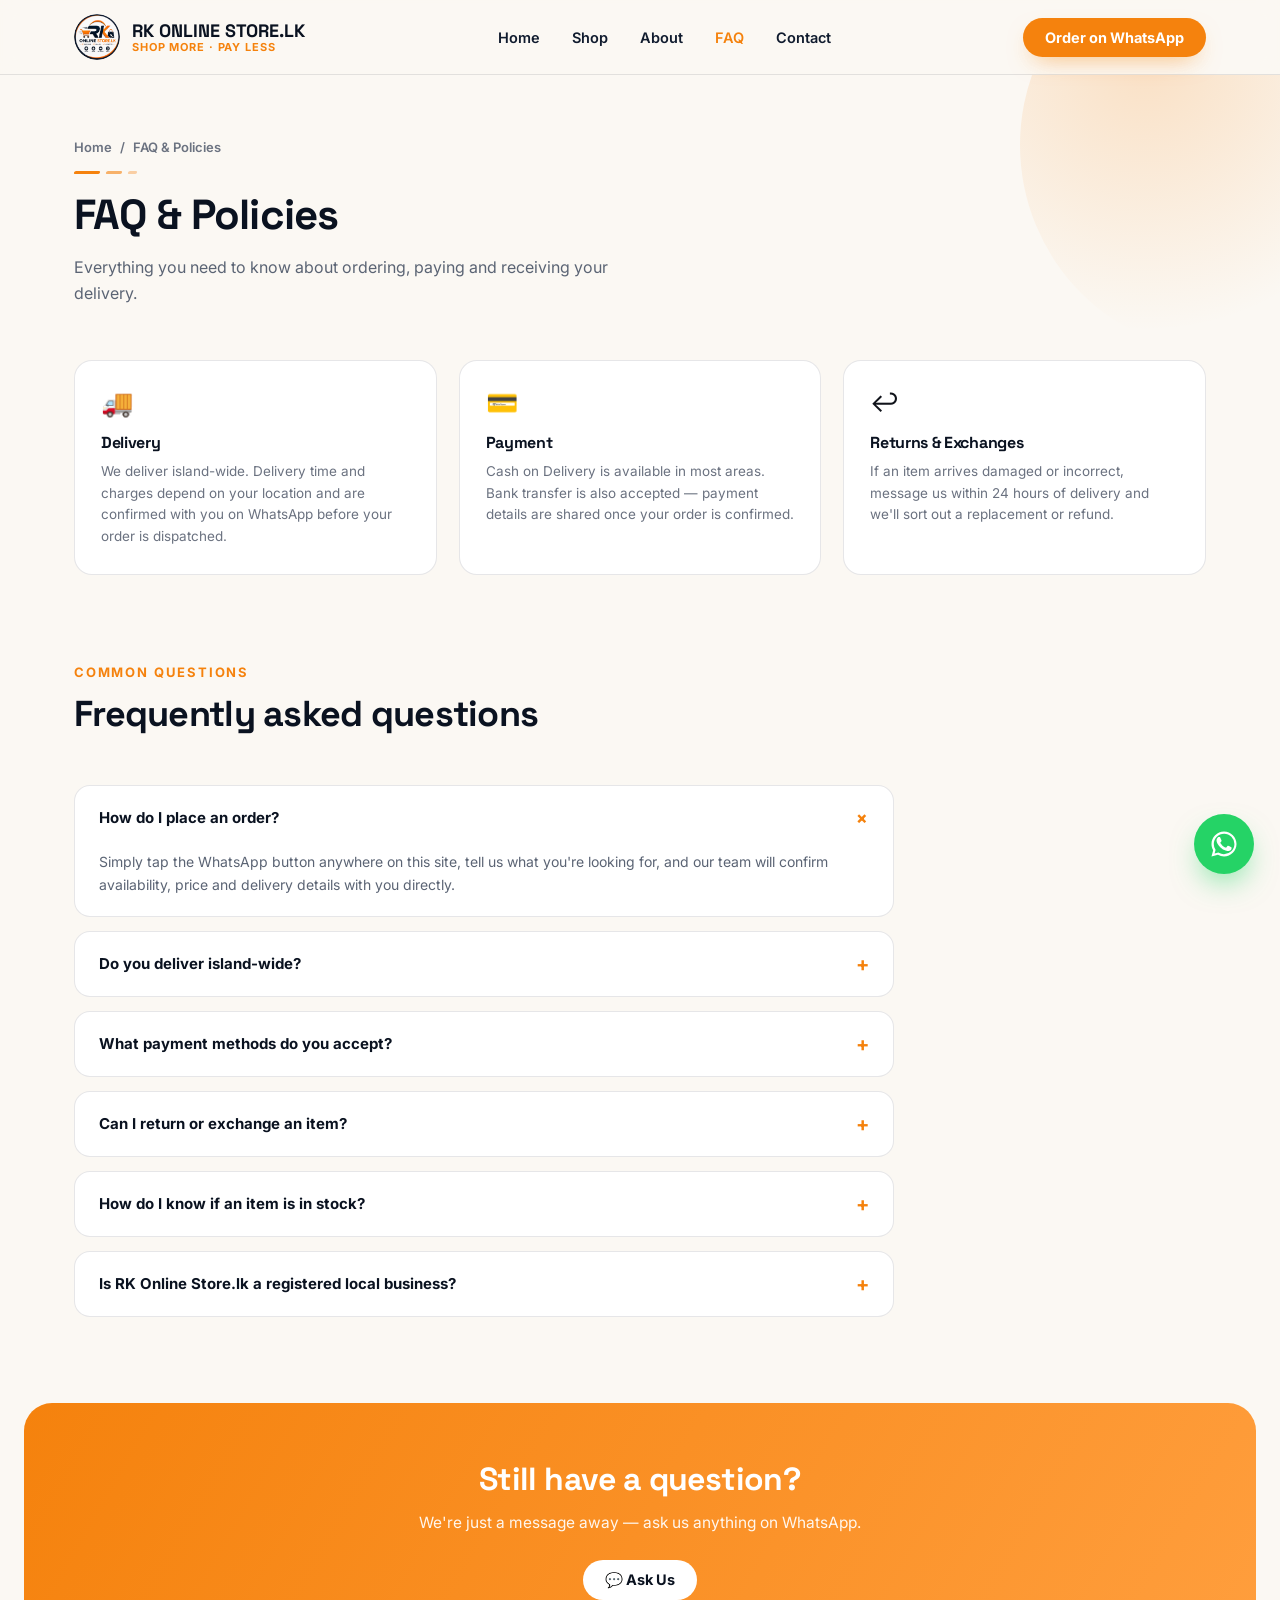
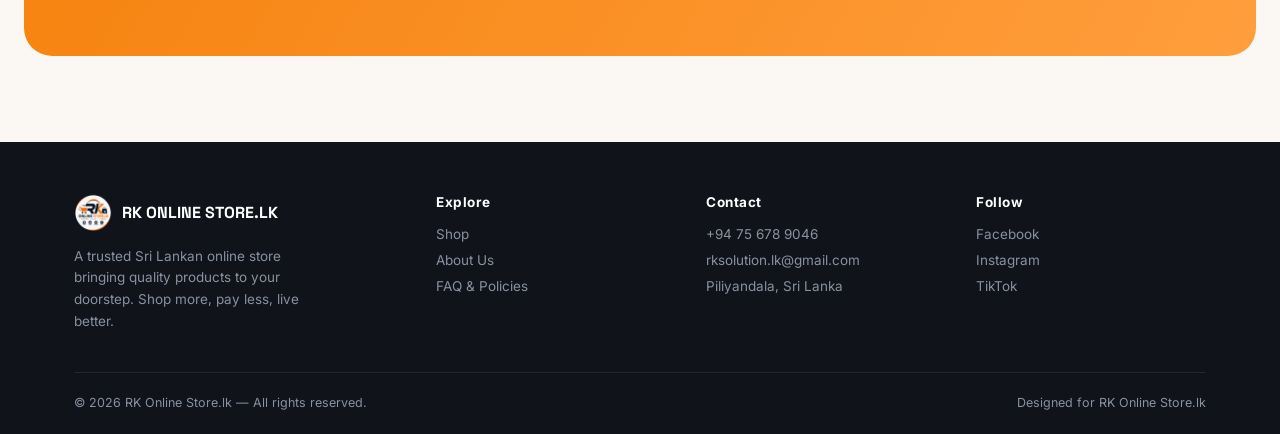
<file: faq.html>
<!DOCTYPE html>
<html lang="en">
<head>
<meta charset="UTF-8">
<meta name="viewport" content="width=device-width, initial-scale=1.0">
<title>FAQ &amp; Policies — RK Online Store.lk</title>
<meta name="description" content="Delivery, payment and returns information for RK Online Store.lk, plus answers to frequently asked questions.">
<link rel="preconnect" href="https://fonts.googleapis.com">
<link rel="preconnect" href="https://fonts.gstatic.com" crossorigin>
<link href="https://fonts.googleapis.com/css2?family=Space+Grotesk:wght@500;600;700&family=Inter:wght@400;500;600;700;800&display=swap" rel="stylesheet">
<link rel="stylesheet" href="css/style.css">
</head>
<body>

<header>
  <div class="nav wrap">
    <a class="brand" href="index.html">
      <img src="assets/logo.png" alt="RK Online Store.lk logo">
      <div class="brand-text"><b>RK ONLINE STORE.LK</b><span>Shop More · Pay Less</span></div>
    </a>
    <nav>
      <ul>
        <li><a href="index.html">Home</a></li>
        <li><a href="shop.html">Shop</a></li>
        <li><a href="about.html">About</a></li>
        <li><a href="faq.html" class="active">FAQ</a></li>
        <li><a href="contact.html">Contact</a></li>
      </ul>
    </nav>
    <div class="navlinks">
      <a class="btn btn-orange" href="https://wa.me/94756789046" target="_blank" rel="noopener">Order on WhatsApp</a>
      <button class="mobile-toggle" onclick="openDrawer()" aria-label="Open menu">☰</button>
    </div>
  </div>
</header>

<div class="mobile-drawer" id="mobileDrawer">
  <div class="drawer-panel">
    <button class="close-drawer" onclick="closeDrawer()" aria-label="Close menu">✕</button>
    <ul>
      <li><a href="index.html" onclick="closeDrawer()">Home</a></li>
      <li><a href="shop.html" onclick="closeDrawer()">Shop</a></li>
      <li><a href="about.html" onclick="closeDrawer()">About</a></li>
      <li><a href="faq.html" onclick="closeDrawer()">FAQ</a></li>
      <li><a href="contact.html" onclick="closeDrawer()">Contact</a></li>
    </ul>
    <a class="btn btn-orange" href="https://wa.me/94756789046" target="_blank" rel="noopener" style="justify-content:center;">Order on WhatsApp</a>
  </div>
</div>

<!-- PAGE HERO -->
<section class="page-hero">
  <div class="wrap">
    <div class="breadcrumb"><a href="index.html">Home</a> <span>/</span> <span>FAQ &amp; Policies</span></div>
    <div class="speedlines" style="margin-bottom:14px;"><span></span><span></span><span></span></div>
    <h1>FAQ &amp; Policies</h1>
    <p>Everything you need to know about ordering, paying and receiving your delivery.</p>
  </div>
</section>

<!-- POLICIES -->
<section class="section" style="padding-top:0;">
  <div class="wrap">
    <div class="policy-grid">
      <div class="policy-card">
        <div class="p-icon">🚚</div>
        <h3>Delivery</h3>
        <p>We deliver island-wide. Delivery time and charges depend on your location and are confirmed with you on WhatsApp before your order is dispatched.</p>
      </div>
      <div class="policy-card">
        <div class="p-icon">💳</div>
        <h3>Payment</h3>
        <p>Cash on Delivery is available in most areas. Bank transfer is also accepted — payment details are shared once your order is confirmed.</p>
      </div>
      <div class="policy-card">
        <div class="p-icon">↩️</div>
        <h3>Returns &amp; Exchanges</h3>
        <p>If an item arrives damaged or incorrect, message us within 24 hours of delivery and we'll sort out a replacement or refund.</p>
      </div>
    </div>
  </div>
</section>

<!-- FAQ ACCORDION -->
<section class="section" style="padding-top:0;">
  <div class="wrap">
    <div class="section-head">
      <span class="eyebrow">Common questions</span>
      <h2>Frequently asked questions</h2>
    </div>

    <div class="accordion">
      <div class="acc-item open">
        <div class="acc-q" onclick="toggleAcc(this)"><span>How do I place an order?</span><span class="plus">+</span></div>
        <div class="acc-a"><div class="acc-a-inner">Simply tap the WhatsApp button anywhere on this site, tell us what you're looking for, and our team will confirm availability, price and delivery details with you directly.</div></div>
      </div>
      <div class="acc-item">
        <div class="acc-q" onclick="toggleAcc(this)"><span>Do you deliver island-wide?</span><span class="plus">+</span></div>
        <div class="acc-a"><div class="acc-a-inner">Yes, we deliver across Sri Lanka. Delivery time varies by area — we'll give you an estimate as soon as your order is confirmed.</div></div>
      </div>
      <div class="acc-item">
        <div class="acc-q" onclick="toggleAcc(this)"><span>What payment methods do you accept?</span><span class="plus">+</span></div>
        <div class="acc-a"><div class="acc-a-inner">Cash on Delivery is available in most areas, and we also accept bank transfers. Payment details are confirmed on WhatsApp before dispatch.</div></div>
      </div>
      <div class="acc-item">
        <div class="acc-q" onclick="toggleAcc(this)"><span>Can I return or exchange an item?</span><span class="plus">+</span></div>
        <div class="acc-a"><div class="acc-a-inner">Yes — if there's an issue with your order, message us within 24 hours of delivery and we'll arrange a replacement or refund.</div></div>
      </div>
      <div class="acc-item">
        <div class="acc-q" onclick="toggleAcc(this)"><span>How do I know if an item is in stock?</span><span class="plus">+</span></div>
        <div class="acc-a"><div class="acc-a-inner">Just ask us on WhatsApp with the item name — we'll confirm current stock and pricing right away.</div></div>
      </div>
      <div class="acc-item">
        <div class="acc-q" onclick="toggleAcc(this)"><span>Is RK Online Store.lk a registered local business?</span><span class="plus">+</span></div>
        <div class="acc-a"><div class="acc-a-inner">Yes, we're based in Piliyandala and operate as a local Sri Lankan online store, reachable directly via WhatsApp and email for any questions.</div></div>
      </div>
    </div>
  </div>
</section>

<!-- CTA -->
<section style="padding:0 0 86px;">
  <div class="cta-banner">
    <h2>Still have a question?</h2>
    <p>We're just a message away — ask us anything on WhatsApp.</p>
    <div class="cta-actions">
      <a class="btn btn-navy" href="https://wa.me/94756789046" target="_blank" rel="noopener">💬 Ask Us</a>
    </div>
  </div>
</section>

<footer>
  <div class="wrap">
    <div class="footer-grid">
      <div>
        <div class="footer-brand"><img src="assets/logo.png" alt="RK Online Store.lk logo"><b>RK ONLINE STORE.LK</b></div>
        <p style="font-size:13.5px; line-height:1.6; max-width:260px;">A trusted Sri Lankan online store bringing quality products to your doorstep. Shop more, pay less, live better.</p>
      </div>
      <div class="footer-col">
        <h5>Explore</h5>
        <ul>
          <li><a href="shop.html">Shop</a></li>
          <li><a href="about.html">About Us</a></li>
          <li><a href="faq.html">FAQ &amp; Policies</a></li>
        </ul>
      </div>
      <div class="footer-col">
        <h5>Contact</h5>
        <ul>
          <li><a href="https://wa.me/94756789046" target="_blank" rel="noopener">+94 75 678 9046</a></li>
          <li><a href="mailto:rksolution.lk@gmail.com">rksolution.lk@gmail.com</a></li>
          <li>Piliyandala, Sri Lanka</li>
        </ul>
      </div>
      <div class="footer-col">
        <h5>Follow</h5>
        <ul>
          <li><a href="#">Facebook</a></li>
          <li><a href="#">Instagram</a></li>
          <li><a href="#">TikTok</a></li>
        </ul>
      </div>
    </div>
    <div class="footer-bottom">
      <span>© 2026 RK Online Store.lk — All rights reserved.</span>
      <span>Designed for RK Online Store.lk</span>
    </div>
  </div>
</footer>

<a class="wa-float" href="https://wa.me/94756789046" target="_blank" rel="noopener" aria-label="Chat on WhatsApp">
  <svg width="30" height="30" viewBox="0 0 24 24" fill="white"><path d="M17.472 14.382c-.297-.149-1.758-.867-2.03-.967-.273-.099-.471-.148-.67.15-.197.297-.767.966-.94 1.164-.173.199-.347.223-.644.075-.297-.15-1.255-.463-2.39-1.475-.883-.788-1.48-1.761-1.653-2.059-.173-.297-.018-.458.13-.606.134-.133.298-.347.446-.52.149-.174.198-.298.298-.497.099-.198.05-.371-.025-.52-.075-.149-.669-1.612-.916-2.207-.242-.579-.487-.5-.669-.51-.173-.008-.371-.01-.57-.01-.198 0-.52.074-.792.372-.272.297-1.04 1.016-1.04 2.479 0 1.462 1.065 2.875 1.213 3.074.149.198 2.096 3.2 5.077 4.487.709.306 1.262.489 1.694.625.712.227 1.36.195 1.871.118.571-.085 1.758-.719 2.006-1.413.248-.694.248-1.289.173-1.413-.074-.124-.272-.198-.57-.347z"/><path d="M12.004 2.003c-5.523 0-10 4.477-10 10 0 1.766.464 3.484 1.343 5.003L2 22l5.117-1.334A9.96 9.96 0 0012.004 22c5.523 0 10-4.477 10-10s-4.477-9.997-10-9.997zm5.783 15.783a8.24 8.24 0 01-5.783 2.383 8.23 8.23 0 01-4.184-1.147l-.3-.178-3.037.792.812-2.96-.196-.305a8.223 8.223 0 01-1.264-4.39c0-4.55 3.703-8.253 8.254-8.253 2.204 0 4.276.86 5.834 2.42a8.196 8.196 0 012.417 5.833c0 2.207-.86 4.28-2.553 5.805z"/></svg>
</a>

<script src="js/script.js"></script>
</body>
</html>
</file>
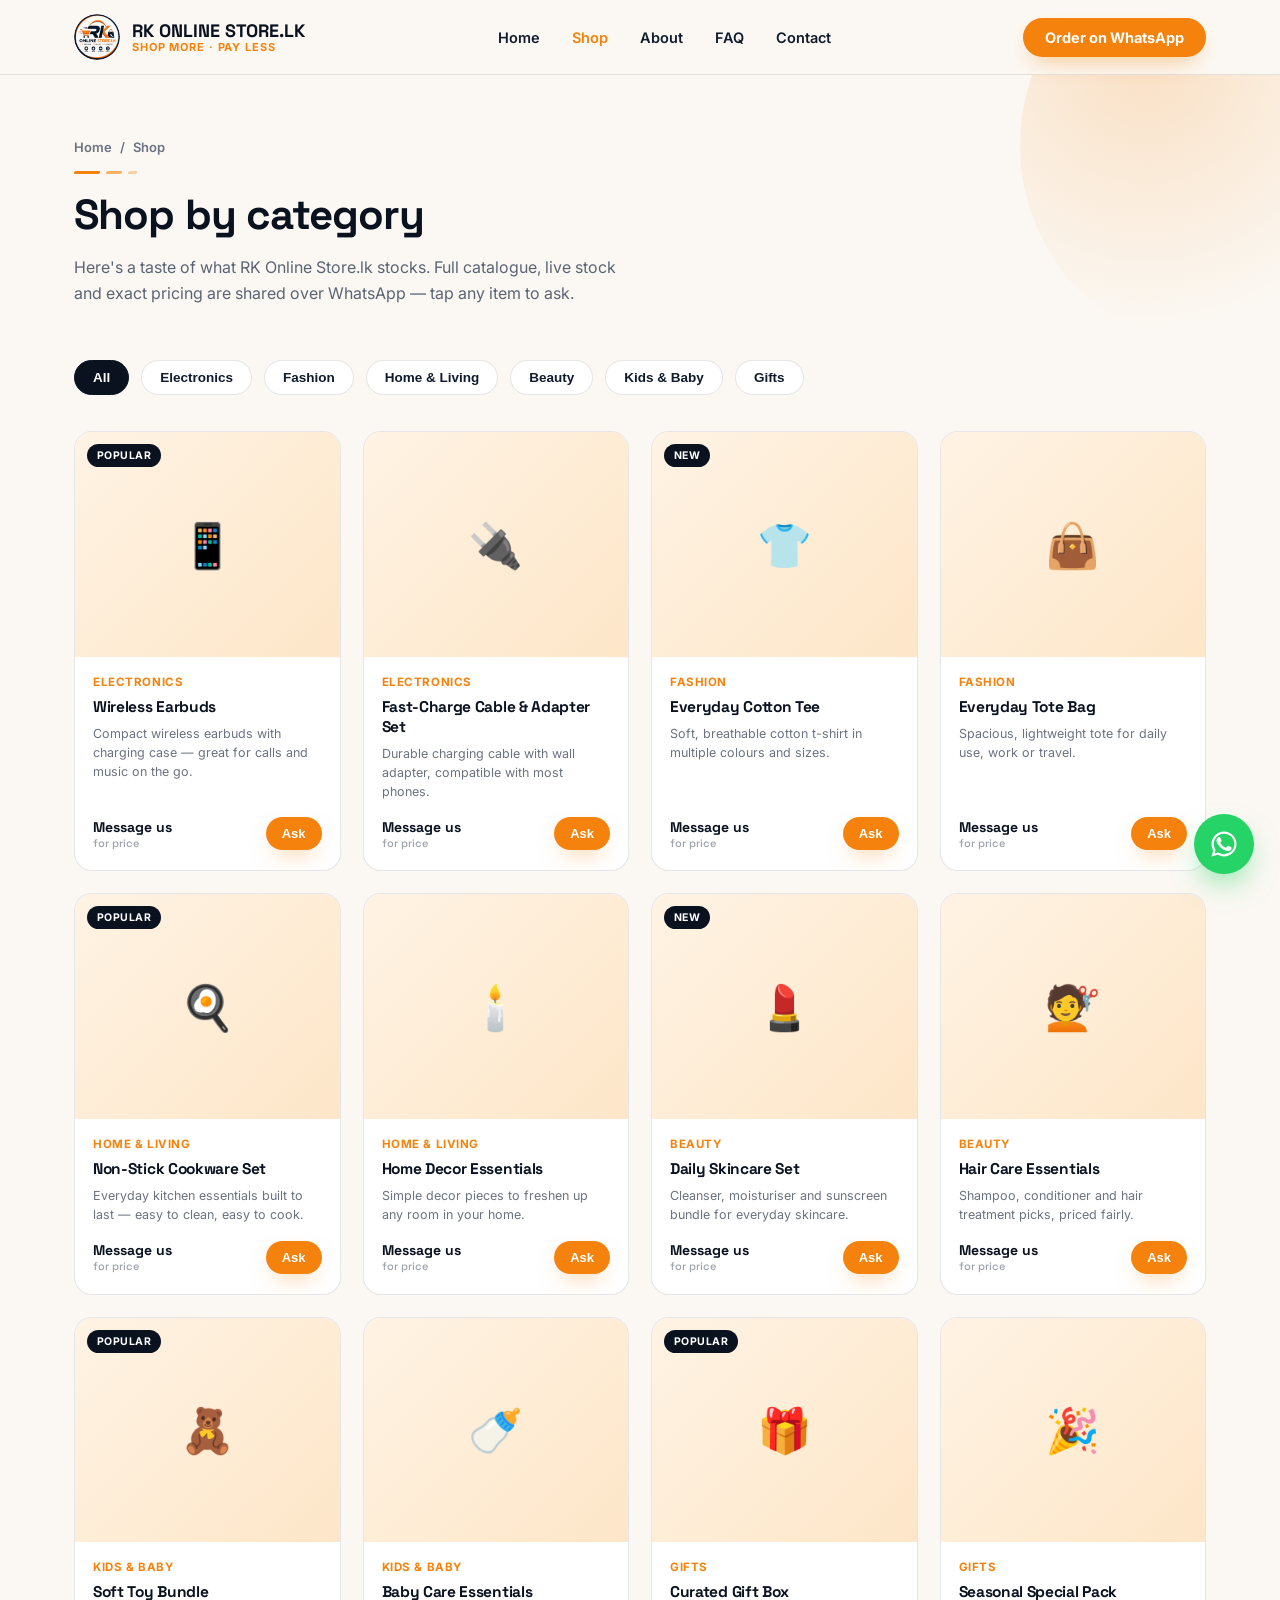
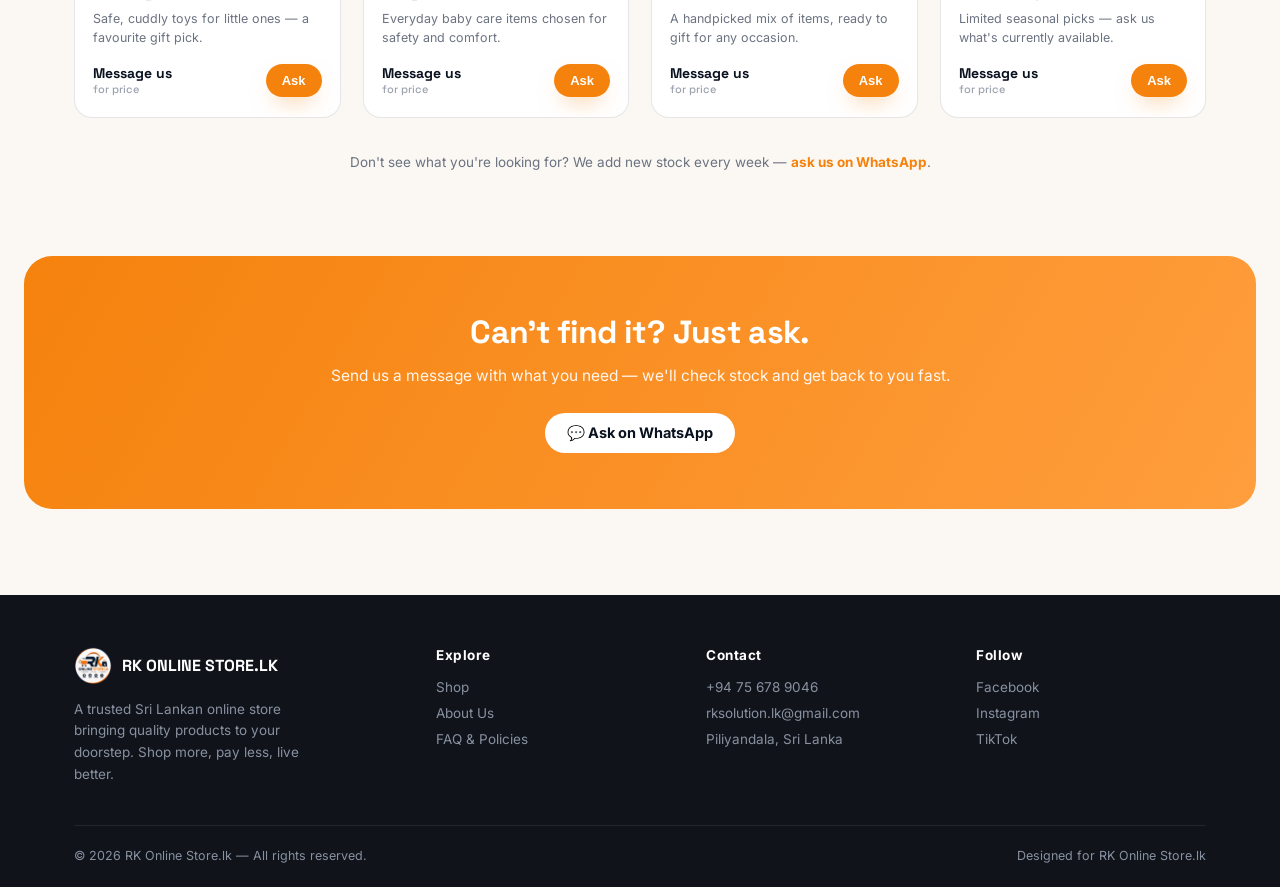
<file: shop.html>
<!DOCTYPE html>
<html lang="en">
<head>
<meta charset="UTF-8">
<meta name="viewport" content="width=device-width, initial-scale=1.0">
<title>Shop — RK Online Store.lk</title>
<meta name="description" content="Browse categories at RK Online Store.lk — electronics, fashion, home & living, beauty and more. Message us on WhatsApp to order.">
<link rel="preconnect" href="https://fonts.googleapis.com">
<link rel="preconnect" href="https://fonts.gstatic.com" crossorigin>
<link href="https://fonts.googleapis.com/css2?family=Space+Grotesk:wght@500;600;700&family=Inter:wght@400;500;600;700;800&display=swap" rel="stylesheet">
<link rel="stylesheet" href="css/style.css">
</head>
<body>

<header>
  <div class="nav wrap">
    <a class="brand" href="index.html">
      <img src="assets/logo.png" alt="RK Online Store.lk logo">
      <div class="brand-text"><b>RK ONLINE STORE.LK</b><span>Shop More · Pay Less</span></div>
    </a>
    <nav>
      <ul>
        <li><a href="index.html">Home</a></li>
        <li><a href="shop.html" class="active">Shop</a></li>
        <li><a href="about.html">About</a></li>
        <li><a href="faq.html">FAQ</a></li>
        <li><a href="contact.html">Contact</a></li>
      </ul>
    </nav>
    <div class="navlinks">
      <a class="btn btn-orange" href="https://wa.me/94756789046" target="_blank" rel="noopener">Order on WhatsApp</a>
      <button class="mobile-toggle" onclick="openDrawer()" aria-label="Open menu">☰</button>
    </div>
  </div>
</header>

<div class="mobile-drawer" id="mobileDrawer">
  <div class="drawer-panel">
    <button class="close-drawer" onclick="closeDrawer()" aria-label="Close menu">✕</button>
    <ul>
      <li><a href="index.html" onclick="closeDrawer()">Home</a></li>
      <li><a href="shop.html" onclick="closeDrawer()">Shop</a></li>
      <li><a href="about.html" onclick="closeDrawer()">About</a></li>
      <li><a href="faq.html" onclick="closeDrawer()">FAQ</a></li>
      <li><a href="contact.html" onclick="closeDrawer()">Contact</a></li>
    </ul>
    <a class="btn btn-orange" href="https://wa.me/94756789046" target="_blank" rel="noopener" style="justify-content:center;">Order on WhatsApp</a>
  </div>
</div>

<!-- PAGE HERO -->
<section class="page-hero">
  <div class="wrap">
    <div class="breadcrumb"><a href="index.html">Home</a> <span>/</span> <span>Shop</span></div>
    <div class="speedlines" style="margin-bottom:14px;"><span></span><span></span><span></span></div>
    <h1>Shop by category</h1>
    <p>Here's a taste of what RK Online Store.lk stocks. Full catalogue, live stock and exact pricing are shared over WhatsApp — tap any item to ask.</p>
  </div>
</section>

<!-- FILTER + PRODUCTS -->
<section class="section" style="padding-top:0;">
  <div class="wrap">
    <div class="filter-bar">
      <button class="chip active" onclick="filterProducts('all', this)">All</button>
      <button class="chip" onclick="filterProducts('electronics', this)">Electronics</button>
      <button class="chip" onclick="filterProducts('fashion', this)">Fashion</button>
      <button class="chip" onclick="filterProducts('home', this)">Home &amp; Living</button>
      <button class="chip" onclick="filterProducts('beauty', this)">Beauty</button>
      <button class="chip" onclick="filterProducts('kids', this)">Kids &amp; Baby</button>
      <button class="chip" onclick="filterProducts('gifts', this)">Gifts</button>
    </div>

    <div class="product-grid">

      <div class="product-card" data-cat="electronics">
        <div class="product-img"><span class="product-tag">Popular</span>📱</div>
        <div class="product-info">
          <span class="cat">Electronics</span>
          <h3>Wireless Earbuds</h3>
          <p>Compact wireless earbuds with charging case — great for calls and music on the go.</p>
          <div class="product-foot">
            <div class="product-price">Message us<span>for price</span></div>
            <button class="btn btn-orange btn-sm" onclick="orderProduct('Wireless Earbuds')">Ask</button>
          </div>
        </div>
      </div>

      <div class="product-card" data-cat="electronics">
        <div class="product-img">🔌</div>
        <div class="product-info">
          <span class="cat">Electronics</span>
          <h3>Fast-Charge Cable &amp; Adapter Set</h3>
          <p>Durable charging cable with wall adapter, compatible with most phones.</p>
          <div class="product-foot">
            <div class="product-price">Message us<span>for price</span></div>
            <button class="btn btn-orange btn-sm" onclick="orderProduct('Fast-Charge Cable & Adapter Set')">Ask</button>
          </div>
        </div>
      </div>

      <div class="product-card" data-cat="fashion">
        <div class="product-img"><span class="product-tag">New</span>👕</div>
        <div class="product-info">
          <span class="cat">Fashion</span>
          <h3>Everyday Cotton Tee</h3>
          <p>Soft, breathable cotton t-shirt in multiple colours and sizes.</p>
          <div class="product-foot">
            <div class="product-price">Message us<span>for price</span></div>
            <button class="btn btn-orange btn-sm" onclick="orderProduct('Everyday Cotton Tee')">Ask</button>
          </div>
        </div>
      </div>

      <div class="product-card" data-cat="fashion">
        <div class="product-img">👜</div>
        <div class="product-info">
          <span class="cat">Fashion</span>
          <h3>Everyday Tote Bag</h3>
          <p>Spacious, lightweight tote for daily use, work or travel.</p>
          <div class="product-foot">
            <div class="product-price">Message us<span>for price</span></div>
            <button class="btn btn-orange btn-sm" onclick="orderProduct('Everyday Tote Bag')">Ask</button>
          </div>
        </div>
      </div>

      <div class="product-card" data-cat="home">
        <div class="product-img"><span class="product-tag">Popular</span>🍳</div>
        <div class="product-info">
          <span class="cat">Home &amp; Living</span>
          <h3>Non-Stick Cookware Set</h3>
          <p>Everyday kitchen essentials built to last — easy to clean, easy to cook.</p>
          <div class="product-foot">
            <div class="product-price">Message us<span>for price</span></div>
            <button class="btn btn-orange btn-sm" onclick="orderProduct('Non-Stick Cookware Set')">Ask</button>
          </div>
        </div>
      </div>

      <div class="product-card" data-cat="home">
        <div class="product-img">🕯️</div>
        <div class="product-info">
          <span class="cat">Home &amp; Living</span>
          <h3>Home Decor Essentials</h3>
          <p>Simple decor pieces to freshen up any room in your home.</p>
          <div class="product-foot">
            <div class="product-price">Message us<span>for price</span></div>
            <button class="btn btn-orange btn-sm" onclick="orderProduct('Home Decor Essentials')">Ask</button>
          </div>
        </div>
      </div>

      <div class="product-card" data-cat="beauty">
        <div class="product-img"><span class="product-tag">New</span>💄</div>
        <div class="product-info">
          <span class="cat">Beauty</span>
          <h3>Daily Skincare Set</h3>
          <p>Cleanser, moisturiser and sunscreen bundle for everyday skincare.</p>
          <div class="product-foot">
            <div class="product-price">Message us<span>for price</span></div>
            <button class="btn btn-orange btn-sm" onclick="orderProduct('Daily Skincare Set')">Ask</button>
          </div>
        </div>
      </div>

      <div class="product-card" data-cat="beauty">
        <div class="product-img">💇</div>
        <div class="product-info">
          <span class="cat">Beauty</span>
          <h3>Hair Care Essentials</h3>
          <p>Shampoo, conditioner and hair treatment picks, priced fairly.</p>
          <div class="product-foot">
            <div class="product-price">Message us<span>for price</span></div>
            <button class="btn btn-orange btn-sm" onclick="orderProduct('Hair Care Essentials')">Ask</button>
          </div>
        </div>
      </div>

      <div class="product-card" data-cat="kids">
        <div class="product-img"><span class="product-tag">Popular</span>🧸</div>
        <div class="product-info">
          <span class="cat">Kids &amp; Baby</span>
          <h3>Soft Toy Bundle</h3>
          <p>Safe, cuddly toys for little ones — a favourite gift pick.</p>
          <div class="product-foot">
            <div class="product-price">Message us<span>for price</span></div>
            <button class="btn btn-orange btn-sm" onclick="orderProduct('Soft Toy Bundle')">Ask</button>
          </div>
        </div>
      </div>

      <div class="product-card" data-cat="kids">
        <div class="product-img">🍼</div>
        <div class="product-info">
          <span class="cat">Kids &amp; Baby</span>
          <h3>Baby Care Essentials</h3>
          <p>Everyday baby care items chosen for safety and comfort.</p>
          <div class="product-foot">
            <div class="product-price">Message us<span>for price</span></div>
            <button class="btn btn-orange btn-sm" onclick="orderProduct('Baby Care Essentials')">Ask</button>
          </div>
        </div>
      </div>

      <div class="product-card" data-cat="gifts">
        <div class="product-img"><span class="product-tag">Popular</span>🎁</div>
        <div class="product-info">
          <span class="cat">Gifts</span>
          <h3>Curated Gift Box</h3>
          <p>A handpicked mix of items, ready to gift for any occasion.</p>
          <div class="product-foot">
            <div class="product-price">Message us<span>for price</span></div>
            <button class="btn btn-orange btn-sm" onclick="orderProduct('Curated Gift Box')">Ask</button>
          </div>
        </div>
      </div>

      <div class="product-card" data-cat="gifts">
        <div class="product-img">🎉</div>
        <div class="product-info">
          <span class="cat">Gifts</span>
          <h3>Seasonal Special Pack</h3>
          <p>Limited seasonal picks — ask us what's currently available.</p>
          <div class="product-foot">
            <div class="product-price">Message us<span>for price</span></div>
            <button class="btn btn-orange btn-sm" onclick="orderProduct('Seasonal Special Pack')">Ask</button>
          </div>
        </div>
      </div>

    </div>

    <p style="text-align:center; color:#6b7280; font-size:13.5px; margin-top:36px;">Don't see what you're looking for? We add new stock every week — <a href="https://wa.me/94756789046" target="_blank" rel="noopener" style="color:var(--orange-500); font-weight:700;">ask us on WhatsApp</a>.</p>
  </div>
</section>

<!-- CTA BANNER -->
<section style="padding:0 0 86px;">
  <div class="cta-banner">
    <h2>Can't find it? Just ask.</h2>
    <p>Send us a message with what you need — we'll check stock and get back to you fast.</p>
    <div class="cta-actions">
      <a class="btn btn-navy" href="https://wa.me/94756789046" target="_blank" rel="noopener">💬 Ask on WhatsApp</a>
    </div>
  </div>
</section>

<footer>
  <div class="wrap">
    <div class="footer-grid">
      <div>
        <div class="footer-brand"><img src="assets/logo.png" alt="RK Online Store.lk logo"><b>RK ONLINE STORE.LK</b></div>
        <p style="font-size:13.5px; line-height:1.6; max-width:260px;">A trusted Sri Lankan online store bringing quality products to your doorstep. Shop more, pay less, live better.</p>
      </div>
      <div class="footer-col">
        <h5>Explore</h5>
        <ul>
          <li><a href="shop.html">Shop</a></li>
          <li><a href="about.html">About Us</a></li>
          <li><a href="faq.html">FAQ &amp; Policies</a></li>
        </ul>
      </div>
      <div class="footer-col">
        <h5>Contact</h5>
        <ul>
          <li><a href="https://wa.me/94756789046" target="_blank" rel="noopener">+94 75 678 9046</a></li>
          <li><a href="mailto:rksolution.lk@gmail.com">rksolution.lk@gmail.com</a></li>
          <li>Piliyandala, Sri Lanka</li>
        </ul>
      </div>
      <div class="footer-col">
        <h5>Follow</h5>
        <ul>
          <li><a href="#">Facebook</a></li>
          <li><a href="#">Instagram</a></li>
          <li><a href="#">TikTok</a></li>
        </ul>
      </div>
    </div>
    <div class="footer-bottom">
      <span>© 2026 RK Online Store.lk — All rights reserved.</span>
      <span>Designed for RK Online Store.lk</span>
    </div>
  </div>
</footer>

<a class="wa-float" href="https://wa.me/94756789046" target="_blank" rel="noopener" aria-label="Chat on WhatsApp">
  <svg width="30" height="30" viewBox="0 0 24 24" fill="white"><path d="M17.472 14.382c-.297-.149-1.758-.867-2.03-.967-.273-.099-.471-.148-.67.15-.197.297-.767.966-.94 1.164-.173.199-.347.223-.644.075-.297-.15-1.255-.463-2.39-1.475-.883-.788-1.48-1.761-1.653-2.059-.173-.297-.018-.458.13-.606.134-.133.298-.347.446-.52.149-.174.198-.298.298-.497.099-.198.05-.371-.025-.52-.075-.149-.669-1.612-.916-2.207-.242-.579-.487-.5-.669-.51-.173-.008-.371-.01-.57-.01-.198 0-.52.074-.792.372-.272.297-1.04 1.016-1.04 2.479 0 1.462 1.065 2.875 1.213 3.074.149.198 2.096 3.2 5.077 4.487.709.306 1.262.489 1.694.625.712.227 1.36.195 1.871.118.571-.085 1.758-.719 2.006-1.413.248-.694.248-1.289.173-1.413-.074-.124-.272-.198-.57-.347z"/><path d="M12.004 2.003c-5.523 0-10 4.477-10 10 0 1.766.464 3.484 1.343 5.003L2 22l5.117-1.334A9.96 9.96 0 0012.004 22c5.523 0 10-4.477 10-10s-4.477-9.997-10-9.997zm5.783 15.783a8.24 8.24 0 01-5.783 2.383 8.23 8.23 0 01-4.184-1.147l-.3-.178-3.037.792.812-2.96-.196-.305a8.223 8.223 0 01-1.264-4.39c0-4.55 3.703-8.253 8.254-8.253 2.204 0 4.276.86 5.834 2.42a8.196 8.196 0 012.417 5.833c0 2.207-.86 4.28-2.553 5.805z"/></svg>
</a>

<script src="js/script.js"></script>
</body>
</html>
</file>
<file: css/style.css>
/* ============================================================
   RK Online Store.lk — Shared Stylesheet
   ============================================================ */
:root{
  --navy-900:#0A1220;
  --navy-800:#101B2E;
  --navy-700:#182740;
  --orange-500:#F5820D;
  --orange-400:#FF9E3D;
  --cream:#FBF8F3;
  --ink:#10131A;
  --paper:#FFFFFF;
  --line: rgba(10,18,32,0.10);
  --shadow: 0 20px 50px -20px rgba(10,18,32,0.35);
}
*{box-sizing:border-box; margin:0; padding:0;}
html{scroll-behavior:smooth;}
body{
  font-family:'Inter', sans-serif;
  background: var(--cream);
  color: var(--ink);
  -webkit-font-smoothing: antialiased;
  overflow-x:hidden;
}
h1,h2,h3, .display{
  font-family:'Space Grotesk', sans-serif;
  letter-spacing:-0.02em;
}
a{ text-decoration:none; color:inherit; }
ul{ list-style:none; }
img{ max-width:100%; display:block; }
.wrap{
  max-width:1180px;
  margin:0 auto;
  padding:0 24px;
}
.eyebrow{
  font-size:13px;
  font-weight:700;
  letter-spacing:0.14em;
  text-transform:uppercase;
  color: var(--orange-500);
}

/* ===== Speed-line signature motif ===== */
.speedlines{ display:flex; align-items:center; gap:6px; }
.speedlines span{
  display:block; height:3px; background: var(--orange-500); border-radius:2px;
  transform: skewX(-20deg);
}
.speedlines span:nth-child(1){ width:26px; opacity:1;}
.speedlines span:nth-child(2){ width:16px; opacity:.6;}
.speedlines span:nth-child(3){ width:9px; opacity:.35;}

/* ===== Header ===== */
header{
  position:sticky; top:0; z-index:50;
  background: rgba(251,248,243,0.85);
  backdrop-filter: blur(10px);
  border-bottom:1px solid var(--line);
}
.nav{
  display:flex; align-items:center; justify-content:space-between;
  padding:14px 24px;
}
.brand{ display:flex; align-items:center; gap:12px; }
.brand img{ height:46px; width:46px; border-radius:50%; }
.brand-text{ display:flex; flex-direction:column; line-height:1.1; }
.brand-text b{ font-family:'Space Grotesk'; font-size:18px; font-weight:700; color:var(--navy-900);}
.brand-text span{ font-size:11px; letter-spacing:.08em; color:var(--orange-500); font-weight:700; text-transform:uppercase;}
nav ul{ display:flex; gap:32px; font-weight:600; font-size:14.5px; color:var(--navy-800); }
nav ul a:hover, nav ul a.active{ color: var(--orange-500); }
.navlinks{ display:flex; align-items:center; gap:28px; }
.btn{
  display:inline-flex; align-items:center; gap:8px;
  padding:11px 22px; border-radius:999px;
  font-weight:700; font-size:14.5px;
  cursor:pointer; border:none;
  transition: transform .15s ease, box-shadow .15s ease;
}
.btn:hover{ transform: translateY(-2px); }
.btn-orange{ background: var(--orange-500); color:#fff; box-shadow: 0 10px 24px -10px rgba(245,130,13,.6);}
.btn-navy{ background: var(--navy-900); color:#fff; }
.btn-outline{ background:transparent; color:var(--navy-900); border:1.5px solid var(--navy-900); }
.btn-outline:hover{ background:var(--navy-900); color:#fff;}
.btn-sm{ padding:9px 16px; font-size:13px; }
.mobile-toggle{ display:none; background:none; border:none; font-size:24px; color:var(--navy-900); cursor:pointer; }

/* ===== Marquee ===== */
.marquee{
  background: var(--navy-900);
  color:#fff;
  overflow:hidden;
  white-space:nowrap;
  border-bottom: 3px solid var(--orange-500);
}
.marquee-track{
  display:inline-flex;
  animation: scroll 22s linear infinite;
}
.marquee-track span{
  display:inline-flex; align-items:center; gap:14px;
  padding:9px 0;
  font-family:'Space Grotesk';
  font-weight:600; font-size:13.5px; letter-spacing:.06em;
  text-transform:uppercase;
}
.marquee-track span .dot{ color:var(--orange-500); font-size:16px; }
@keyframes scroll{
  0%{ transform: translateX(0); }
  100%{ transform: translateX(-50%); }
}

/* ===== Page hero (inner pages) ===== */
.page-hero{
  padding:64px 0 54px;
  position:relative; overflow:hidden;
}
.page-hero::before{
  content:"";
  position:absolute; top:-140px; right:-160px;
  width:420px; height:420px; border-radius:50%;
  background: radial-gradient(circle at 30% 30%, rgba(245,130,13,.2), transparent 65%);
  z-index:0;
}
.breadcrumb{
  display:flex; align-items:center; gap:8px; font-size:13px; font-weight:600; color:#6b7280;
  margin-bottom:16px; position:relative; z-index:1;
}
.breadcrumb a:hover{ color:var(--orange-500); }
.page-hero h1{
  font-size:42px; font-weight:700; color:var(--navy-900); position:relative; z-index:1; margin-bottom:14px;
}
.page-hero p{
  font-size:16px; color:#5b6474; max-width:560px; line-height:1.6; position:relative; z-index:1;
}

/* ===== Hero (home) ===== */
.hero{ position:relative; padding:90px 0 70px; overflow:hidden; }
.hero::before{
  content:""; position:absolute; top:-120px; right:-160px;
  width:520px; height:520px; border-radius:50%;
  background: radial-gradient(circle at 30% 30%, rgba(245,130,13,.22), transparent 65%);
  z-index:0;
}
.hero-grid{ display:grid; grid-template-columns: 1.05fr 0.95fr; gap:56px; align-items:center; position:relative; z-index:1; }
.hero h1{ font-size:52px; line-height:1.06; font-weight:700; color:var(--navy-900); margin:18px 0 20px; }
.hero h1 em{ font-style:normal; color:var(--orange-500); }
.hero p.lead{ font-size:17.5px; line-height:1.65; color:#3B4658; max-width:480px; margin-bottom:30px; }
.hero-ctas{ display:flex; gap:14px; flex-wrap:wrap; margin-bottom:34px;}
.hero-stats{ display:flex; gap:34px; }
.hero-stats div b{ font-family:'Space Grotesk'; font-size:26px; color:var(--navy-900); display:block; }
.hero-stats div span{ font-size:12.5px; color:#6b7280; font-weight:600; }
.hero-art{ position:relative; display:flex; align-items:center; justify-content:center; }
.hero-art .plate{
  width:100%; max-width:440px; aspect-ratio:1/1; border-radius:50%; background: var(--paper);
  box-shadow: var(--shadow); display:flex; align-items:center; justify-content:center;
  padding:26px; border: 6px solid var(--navy-900);
}
.hero-art .plate img{ width:100%; height:100%; object-fit:contain; }
.hero-art .badge{
  position:absolute; background:#fff; border-radius:16px; padding:12px 16px;
  box-shadow: var(--shadow); display:flex; align-items:center; gap:10px;
  font-weight:700; font-size:13.5px; color:var(--navy-900);
}
.badge-1{ top:6%; left:-4%; }
.badge-2{ bottom:8%; right:-6%; }
.badge-dot{ width:9px; height:9px; border-radius:50%; background:#22c55e; box-shadow:0 0 0 4px rgba(34,197,94,.2); }

/* ===== Trust strip ===== */
.trust{ background: var(--navy-900); color:#fff; padding:38px 0; }
.trust-grid{ display:grid; grid-template-columns:repeat(4,1fr); gap:20px; }
.trust-item{ display:flex; align-items:center; gap:14px; }
.trust-icon{
  width:46px; height:46px; border-radius:50%;
  background: rgba(245,130,13,.15); border:1.5px solid var(--orange-500);
  display:flex; align-items:center; justify-content:center; flex-shrink:0;
}
.trust-item b{ display:block; font-size:14.5px; font-family:'Space Grotesk'; }
.trust-item span{ font-size:12px; color:#9AA6B8; }

/* ===== Section heading ===== */
.section{ padding:86px 0; }
.section-head{ max-width:600px; margin-bottom:48px; }
.section-head h2{ font-size:36px; font-weight:700; color:var(--navy-900); margin-top:10px; }
.section-head p{ color:#5b6474; font-size:15.5px; margin-top:12px; line-height:1.6;}

/* ===== Categories ===== */
.cat-grid{ display:grid; grid-template-columns:repeat(4,1fr); gap:22px; }
.cat-card{
  background:#fff; border-radius:20px; padding:28px 22px; border:1px solid var(--line);
  transition: transform .2s ease, box-shadow .2s ease, border-color .2s ease; position:relative; overflow:hidden;
}
.cat-card:hover{ transform: translateY(-6px); box-shadow: var(--shadow); border-color:transparent; }
.cat-icon{
  width:54px; height:54px; border-radius:14px;
  background: linear-gradient(135deg, var(--orange-500), var(--orange-400));
  display:flex; align-items:center; justify-content:center; font-size:24px; margin-bottom:20px;
}
.cat-card h3{ font-size:17px; font-weight:700; color:var(--navy-900); margin-bottom:6px; }
.cat-card p{ font-size:13.5px; color:#6b7280; line-height:1.5; margin-bottom:14px;}
.cat-card a{ font-size:13px; font-weight:700; color:var(--orange-500); }

/* ===== Products (Shop page) ===== */
.filter-bar{
  display:flex; gap:12px; flex-wrap:wrap; margin-bottom:36px;
}
.chip{
  padding:9px 18px; border-radius:999px; border:1.5px solid var(--line);
  font-size:13.5px; font-weight:600; color:var(--navy-800); background:#fff; cursor:pointer;
  transition: all .15s ease;
}
.chip:hover{ border-color: var(--orange-500); color:var(--orange-500); }
.chip.active{ background:var(--navy-900); border-color:var(--navy-900); color:#fff; }

.product-grid{ display:grid; grid-template-columns:repeat(4,1fr); gap:22px; }
.product-card{
  background:#fff; border-radius:18px; overflow:hidden; border:1px solid var(--line);
  transition: transform .2s ease, box-shadow .2s ease;
  display:flex; flex-direction:column;
}
.product-card:hover{ transform: translateY(-5px); box-shadow: var(--shadow); }
.product-img{
  aspect-ratio: 1/0.85; background: linear-gradient(135deg, #FFF3E4, #FDE6C8);
  display:flex; align-items:center; justify-content:center; font-size:44px; position:relative;
}
.product-tag{
  position:absolute; top:12px; left:12px; background: var(--navy-900); color:#fff;
  font-size:10.5px; font-weight:700; padding:5px 10px; border-radius:999px; text-transform:uppercase; letter-spacing:.04em;
}
.product-info{ padding:18px 18px 20px; display:flex; flex-direction:column; gap:8px; flex:1; }
.product-info .cat{ font-size:11.5px; color:var(--orange-500); font-weight:700; text-transform:uppercase; letter-spacing:.05em; }
.product-info h3{ font-size:15.5px; color:var(--navy-900); font-weight:700; }
.product-info p{ font-size:12.5px; color:#6b7280; line-height:1.5; flex:1; }
.product-foot{ display:flex; align-items:center; justify-content:space-between; margin-top:8px; }
.product-price{ font-family:'Space Grotesk'; font-weight:700; color:var(--navy-900); font-size:14px; }
.product-price span{ font-size:11px; color:#9ca3af; font-weight:500; display:block; }

/* ===== How it works ===== */
.how-wrap{ display:grid; grid-template-columns: 0.85fr 1.15fr; gap:60px; align-items:center; }
.steps{ display:flex; flex-direction:column; gap:0; }
.step{ display:flex; gap:20px; padding:24px 0; border-bottom:1px solid var(--line); }
.step:last-child{ border-bottom:none; }
.step-num{ font-family:'Space Grotesk'; font-weight:700; font-size:22px; color:var(--orange-500); width:42px; flex-shrink:0; }
.step h3{ font-size:16.5px; color:var(--navy-900); margin-bottom:6px; }
.step p{ font-size:14px; color:#5b6474; line-height:1.55; }
.how-panel{ background: var(--navy-900); border-radius:24px; padding:44px; color:#fff; position:relative; overflow:hidden; }
.how-panel::after{
  content:""; position:absolute; bottom:-80px; left:-80px; width:220px; height:220px;
  background: radial-gradient(circle, rgba(245,130,13,.35), transparent 70%);
}
.how-panel h3{ font-size:22px; margin-bottom:14px; position:relative; z-index:1; }
.how-panel p{ color:#B9C2D0; font-size:14.5px; line-height:1.65; margin-bottom:26px; position:relative; z-index:1; }
.wa-btn{
  display:inline-flex; align-items:center; gap:10px; background:#25D366; color:#fff;
  padding:14px 26px; border-radius:14px; font-weight:700; font-size:15px; position:relative; z-index:1;
}

/* ===== Why us ===== */
.why{ background:var(--navy-900); color:#fff; }
.why .section-head p{ color:#9AA6B8; }
.why .eyebrow{ color: var(--orange-400); }
.why-grid{ display:grid; grid-template-columns:repeat(3,1fr); gap:24px; }
.why-card{ background: var(--navy-700); border-radius:20px; padding:30px; border:1px solid rgba(255,255,255,.08); }
.why-card .num{ font-family:'Space Grotesk'; font-size:14px; color:var(--orange-400); font-weight:700; letter-spacing:.05em;}
.why-card h3{ font-size:19px; margin:14px 0 10px; }
.why-card p{ font-size:14px; color:#9AA6B8; line-height:1.6; }

/* ===== Stats strip (About) ===== */
.stats-strip{ display:grid; grid-template-columns:repeat(4,1fr); gap:24px; }
.stat-box{ text-align:center; padding:26px 16px; background:#fff; border-radius:18px; border:1px solid var(--line); }
.stat-box b{ font-family:'Space Grotesk'; font-size:30px; color:var(--navy-900); display:block; margin-bottom:6px;}
.stat-box span{ font-size:12.5px; color:#6b7280; font-weight:600; }

/* ===== Values grid (About) ===== */
.values-grid{ display:grid; grid-template-columns:repeat(2,1fr); gap:20px; }
.value-item{ display:flex; gap:16px; background:#fff; border:1px solid var(--line); border-radius:16px; padding:22px; }
.value-icon{ width:42px; height:42px; border-radius:12px; background:var(--cream); border:1px solid var(--line); display:flex; align-items:center; justify-content:center; flex-shrink:0; font-size:20px; }
.value-item h4{ font-size:15px; color:var(--navy-900); margin-bottom:5px; }
.value-item p{ font-size:13px; color:#6b7280; line-height:1.5; }

/* ===== Story split (About) ===== */
.story-grid{ display:grid; grid-template-columns:1fr 1fr; gap:56px; align-items:center; }
.story-art{
  background: linear-gradient(135deg, var(--navy-900), var(--navy-700));
  border-radius:24px; padding:50px; display:flex; align-items:center; justify-content:center; position:relative; overflow:hidden;
}
.story-art::after{ content:""; position:absolute; top:-60px; right:-60px; width:200px; height:200px; background: radial-gradient(circle, rgba(245,130,13,.35), transparent 70%); }
.story-art img{ width:100%; max-width:280px; position:relative; z-index:1; }
.story-text p{ font-size:15px; color:#5b6474; line-height:1.75; margin-bottom:16px; }

/* ===== CTA banner ===== */
.cta-banner{
  background: linear-gradient(120deg, var(--orange-500), var(--orange-400));
  border-radius:28px; padding:56px; text-align:center; margin: 0 24px; position:relative; overflow:hidden;
}
.cta-banner h2{ color:#fff; font-size:32px; margin-bottom:14px; }
.cta-banner p{ color:rgba(255,255,255,.92); font-size:15.5px; margin-bottom:28px; }
.cta-actions{ display:flex; gap:14px; justify-content:center; flex-wrap:wrap; }
.cta-banner .btn-navy{ background:#fff; color:var(--navy-900); }

/* ===== Contact ===== */
.contact-grid{ display:grid; grid-template-columns: 1fr 1fr; gap:50px; }
.contact-card{ background:#fff; border-radius:22px; padding:14px; border:1px solid var(--line); }
.contact-row{ display:flex; gap:18px; align-items:flex-start; padding:18px; border-bottom:1px solid var(--line); }
.contact-row:last-child{ border-bottom:none; }
.c-icon{
  width:44px; height:44px; border-radius:12px; background: var(--cream);
  border:1px solid var(--line); display:flex; align-items:center; justify-content:center; flex-shrink:0; font-size:19px;
}
.contact-row h4{ font-size:14px; color:var(--navy-900); margin-bottom:4px; }
.contact-row p, .contact-row a{ font-size:14px; color:#5b6474; }
.contact-row a:hover{ color: var(--orange-500); }

.form-card{ background: var(--navy-900); border-radius:22px; padding:36px; color:#fff; }
.form-card h3{ font-size:20px; margin-bottom:6px; }
.form-card > p{ color:#9AA6B8; font-size:13.5px; margin-bottom:24px; }
.form-field{ margin-bottom:16px; }
.form-field label{ display:block; font-size:12.5px; font-weight:600; color:#B9C2D0; margin-bottom:7px; }
.form-field input, .form-field textarea, .form-field select{
  width:100%; padding:12px 14px; border-radius:10px; border:1px solid rgba(255,255,255,.15);
  background: rgba(255,255,255,.06); color:#fff; font-family:'Inter'; font-size:14px;
}
.form-field textarea{ resize:vertical; min-height:90px; }
.form-field input::placeholder, .form-field textarea::placeholder{ color:#6b7583; }
.form-card .btn-orange{ width:100%; justify-content:center; margin-top:6px; }

.map-frame{ width:100%; height:340px; border:0; border-radius:22px; filter: grayscale(15%); }

/* ===== FAQ Accordion ===== */
.accordion{ display:flex; flex-direction:column; gap:14px; max-width:820px; }
.acc-item{ background:#fff; border:1px solid var(--line); border-radius:16px; overflow:hidden; }
.acc-q{
  display:flex; align-items:center; justify-content:space-between; gap:16px;
  padding:20px 24px; cursor:pointer; font-weight:700; font-size:15px; color:var(--navy-900);
}
.acc-q .plus{ font-size:20px; color:var(--orange-500); transition: transform .2s ease; flex-shrink:0; }
.acc-item.open .acc-q .plus{ transform: rotate(45deg); }
.acc-a{ max-height:0; overflow:hidden; transition: max-height .25s ease; }
.acc-a-inner{ padding:0 24px 20px; font-size:14px; color:#5b6474; line-height:1.65; }
.acc-item.open .acc-a{ max-height:300px; }

/* ===== Policy cards ===== */
.policy-grid{ display:grid; grid-template-columns:repeat(3,1fr); gap:22px; }
.policy-card{ background:#fff; border:1px solid var(--line); border-radius:18px; padding:26px; }
.policy-card .p-icon{ font-size:26px; margin-bottom:14px; }
.policy-card h3{ font-size:16px; color:var(--navy-900); margin-bottom:8px; }
.policy-card p{ font-size:13.5px; color:#6b7280; line-height:1.6; }

/* ===== Footer ===== */
footer{ background: var(--ink); color:#8891a0; padding:52px 0 24px; }
.footer-grid{ display:grid; grid-template-columns: 1.4fr 1fr 1fr 1fr; gap:40px; margin-bottom:40px; }
.footer-brand{ display:flex; align-items:center; gap:10px; margin-bottom:14px; }
.footer-brand img{ height:38px; width:38px; border-radius:50%; }
.footer-brand b{ color:#fff; font-family:'Space Grotesk'; font-size:16px; }
.footer-col h5{ color:#fff; font-size:13.5px; margin-bottom:16px; letter-spacing:.04em; }
.footer-col ul li{ margin-bottom:10px; font-size:13.5px; }
.footer-col ul li a:hover{ color:#fff; }
.footer-bottom{
  border-top:1px solid rgba(255,255,255,.08); padding-top:22px;
  display:flex; justify-content:space-between; font-size:12.5px; flex-wrap:wrap; gap:10px;
}

/* ===== WhatsApp float ===== */
.wa-float{
  position:fixed; bottom:26px; right:26px; z-index:60; width:60px; height:60px; border-radius:50%;
  background:#25D366; display:flex; align-items:center; justify-content:center;
  box-shadow: 0 14px 30px -8px rgba(37,211,102,.6); animation: pulse 2.4s infinite;
}
@keyframes pulse{
  0%{ box-shadow:0 0 0 0 rgba(37,211,102,.5); }
  70%{ box-shadow:0 0 0 14px rgba(37,211,102,0); }
  100%{ box-shadow:0 0 0 0 rgba(37,211,102,0); }
}

/* ===== Mobile nav drawer ===== */
.mobile-drawer{
  position:fixed; inset:0; background:rgba(10,18,32,.55); z-index:70;
  display:none; align-items:flex-start; justify-content:flex-end;
}
.mobile-drawer.open{ display:flex; }
.drawer-panel{
  width:78%; max-width:320px; height:100%; background:#fff; padding:26px 24px;
  display:flex; flex-direction:column; gap:22px;
}
.drawer-panel .close-drawer{ align-self:flex-end; font-size:26px; background:none; border:none; cursor:pointer; color:var(--navy-900); }
.drawer-panel ul{ display:flex; flex-direction:column; gap:20px; font-weight:700; font-size:16px; color:var(--navy-900); }

/* ===== Responsive ===== */
@media (max-width: 980px){
  nav ul{ display:none; }
  .mobile-toggle{ display:block; }
  .hero-grid{ grid-template-columns:1fr; }
  .hero h1{ font-size:38px; }
  .hero p.lead{ max-width:none; }
  .trust-grid{ grid-template-columns:repeat(2,1fr); }
  .cat-grid{ grid-template-columns:repeat(2,1fr); }
  .product-grid{ grid-template-columns:repeat(2,1fr); }
  .how-wrap{ grid-template-columns:1fr; }
  .why-grid{ grid-template-columns:1fr; }
  .contact-grid{ grid-template-columns:1fr; }
  .footer-grid{ grid-template-columns:repeat(2,1fr); }
  .cta-banner{ margin:0 16px; padding:40px 24px; }
  .stats-strip{ grid-template-columns:repeat(2,1fr); }
  .values-grid{ grid-template-columns:1fr; }
  .story-grid{ grid-template-columns:1fr; }
  .policy-grid{ grid-template-columns:1fr; }
}
@media (max-width:560px){
  .hero{ padding:56px 0 40px; }
  .hero h1{ font-size:30px; }
  .page-hero h1{ font-size:30px; }
  .section{ padding:56px 0; }
  .cat-grid{ grid-template-columns:1fr; }
  .product-grid{ grid-template-columns:1fr; }
  .footer-grid{ grid-template-columns:1fr; gap:28px; }
  .nav{ padding:12px 18px; }
}

@media (prefers-reduced-motion: reduce){
  .marquee-track{ animation:none; }
  .wa-float{ animation:none; }
  html{ scroll-behavior:auto; }
}
</file>
